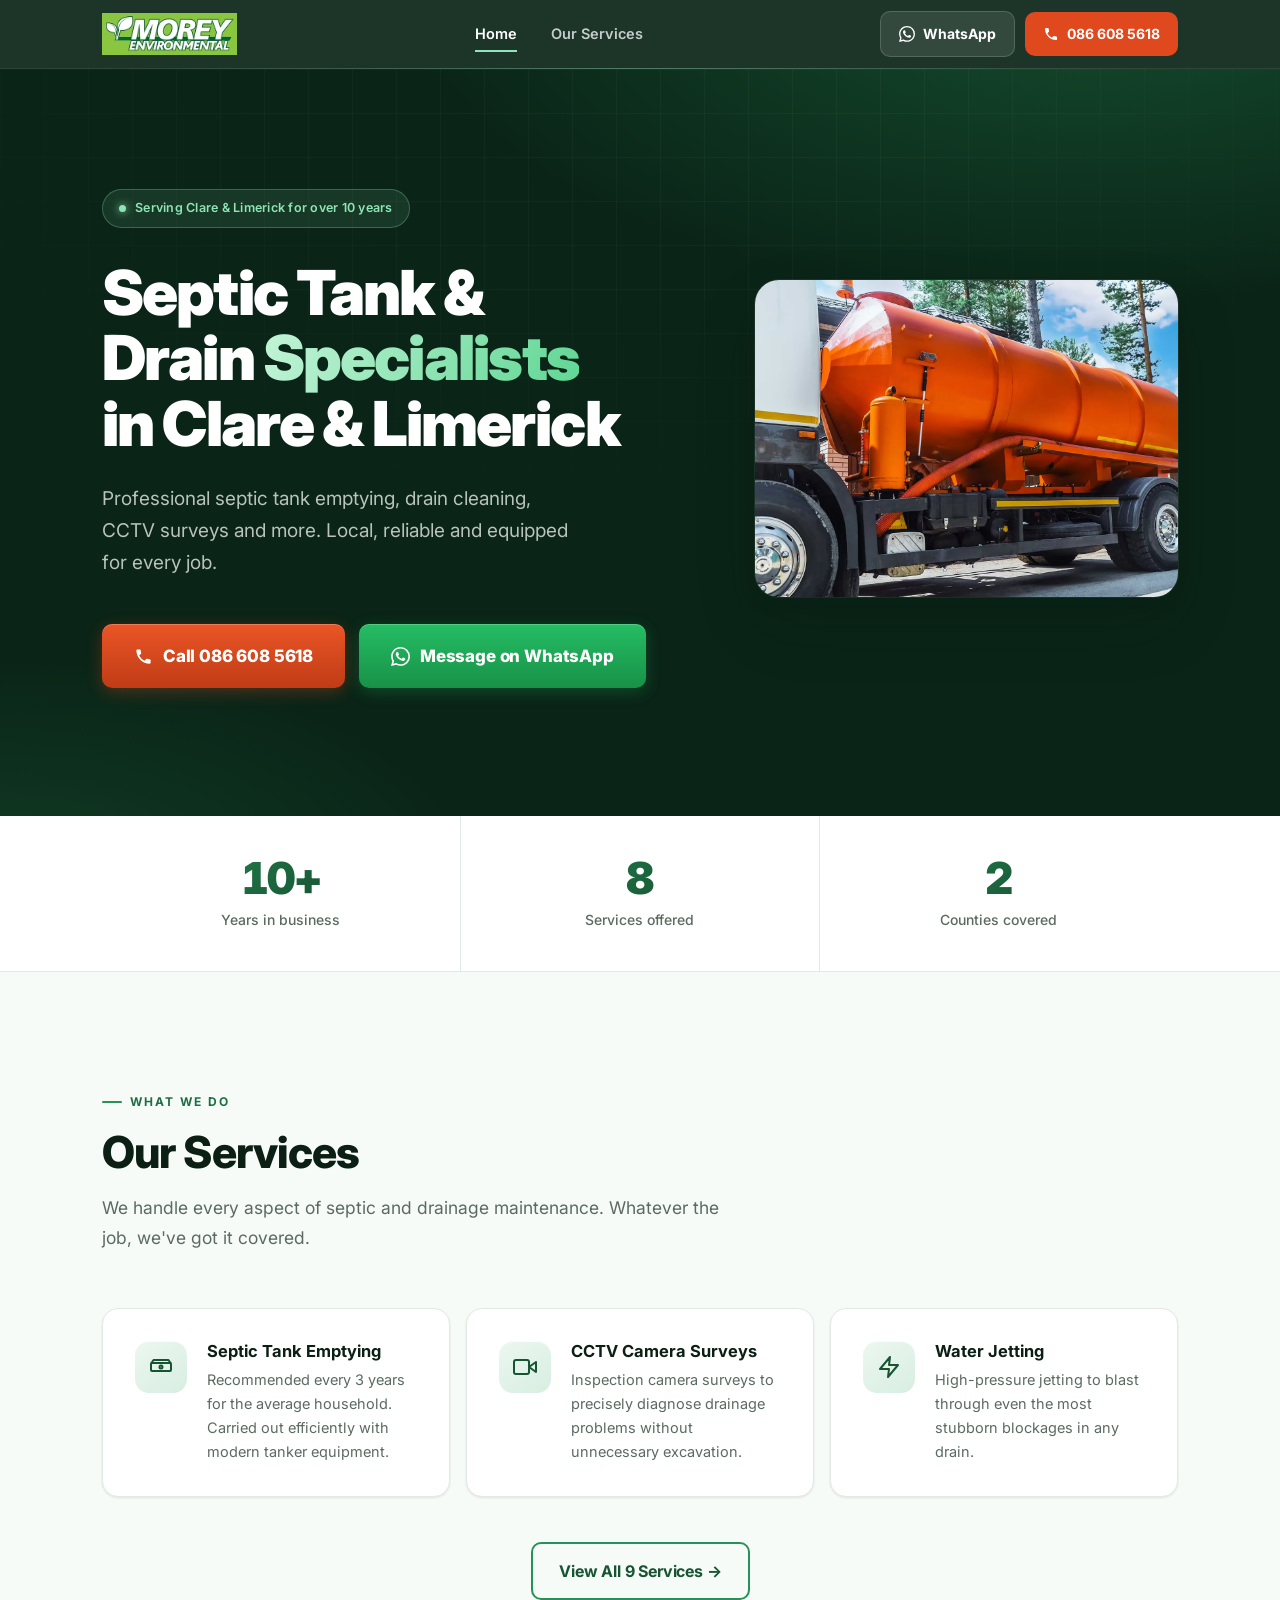
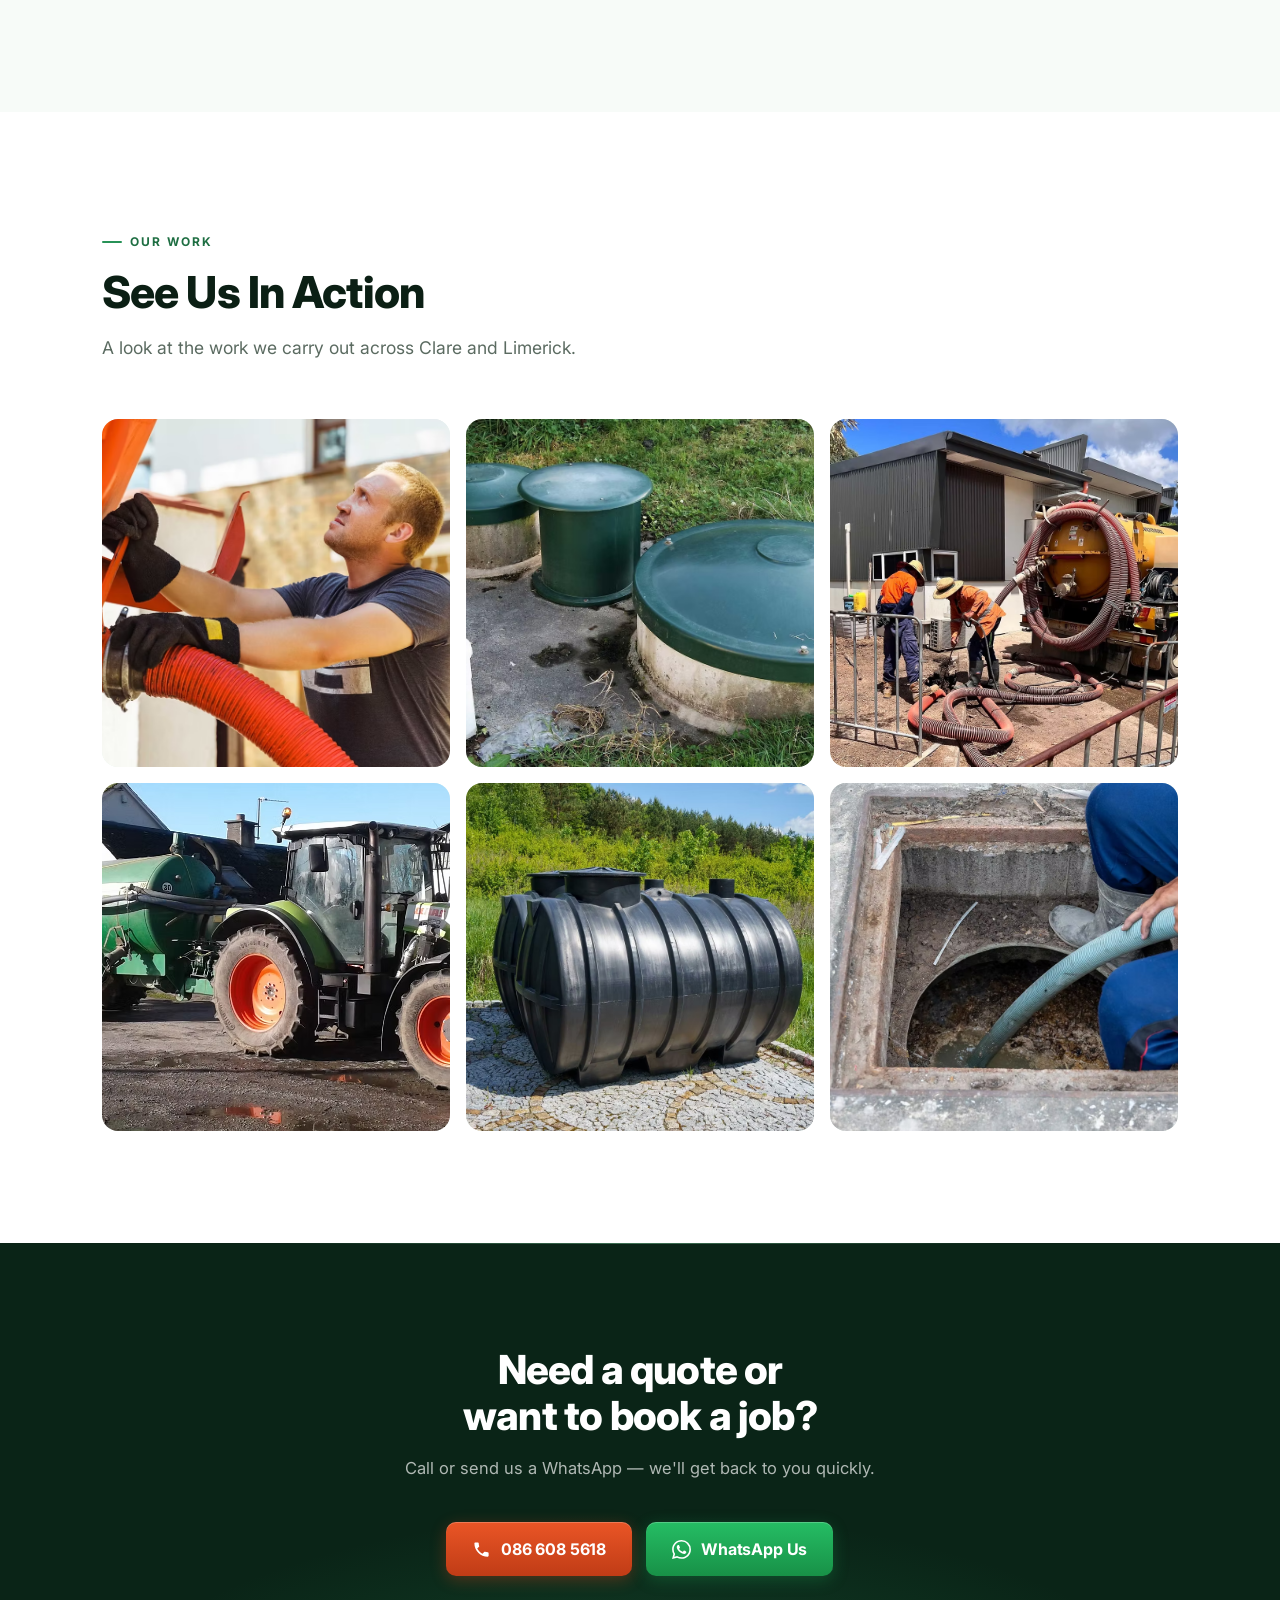
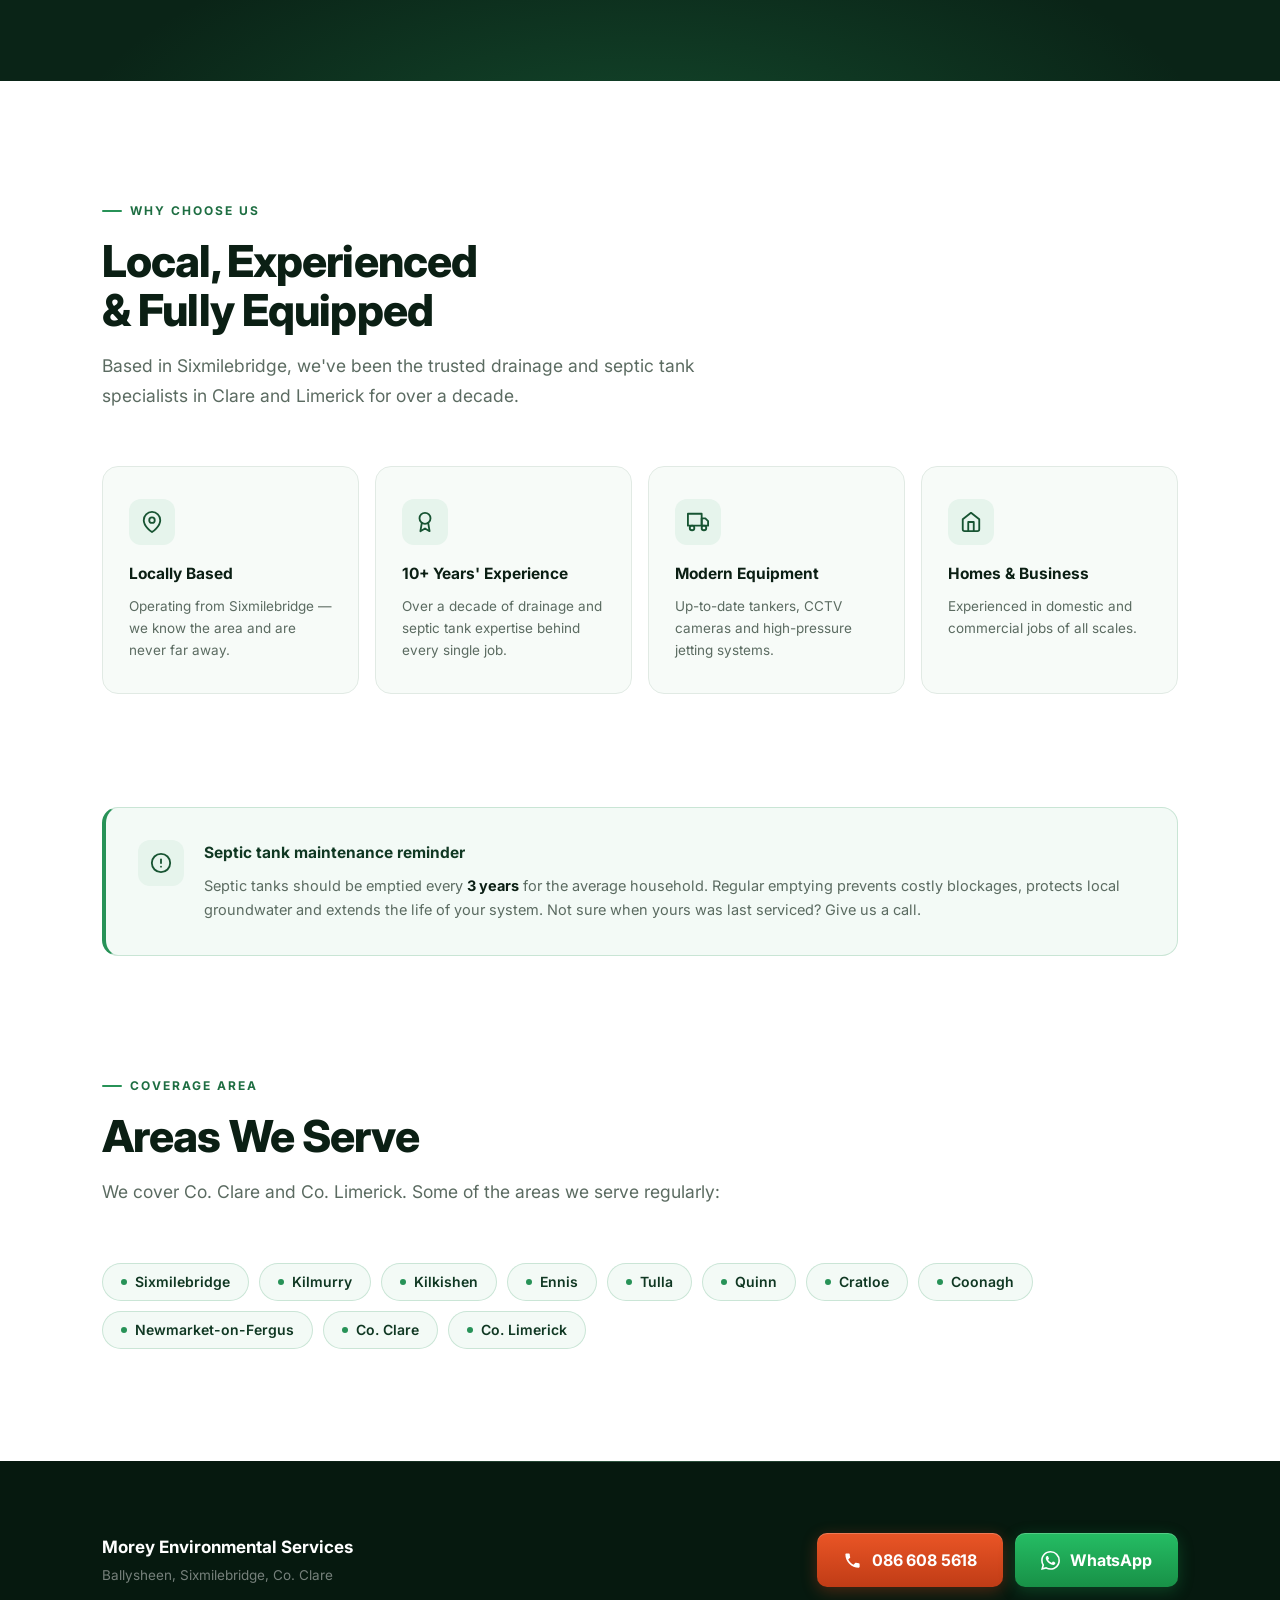
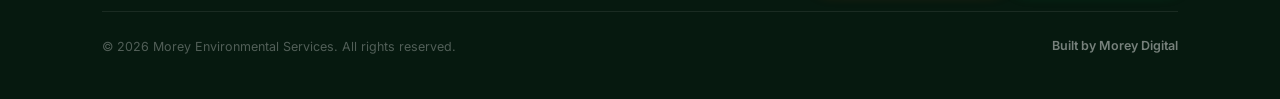
<file: index.html>
<!DOCTYPE html>
<html lang="en">
<head>
  <meta charset="UTF-8">
  <meta name="viewport" content="width=device-width, initial-scale=1.0">
  <meta name="description" content="Septic tank emptying, drain cleaning, CCTV surveys &amp; water jetting across Co. Clare &amp; Limerick — Ennis, Sixmilebridge, Newmarket-on-Fergus, Cratloe &amp; more. Local, reliable, 10+ years' experience. Call 086 608 5618.">
  <meta name="theme-color" content="#0a2417">
  <meta name="geo.region" content="IE-CE">
  <meta name="geo.placename" content="Sixmilebridge, Co. Clare, Ireland">
  <title>Septic Tank Emptying &amp; Drain Cleaning Clare &amp; Limerick | Morey Environmental Services</title>
  <link rel="canonical" href="https://moreyenvironmentalservices.ie/">
  <meta property="og:url" content="https://moreyenvironmentalservices.ie/">
  <meta property="og:image" content="https://moreyenvironmentalservices.ie/media/og-image.jpg">
  <meta property="og:image:width" content="1200">
  <meta property="og:image:height" content="630">
  <meta property="og:type" content="website">
  <meta property="og:locale" content="en_IE">
  <meta property="og:site_name" content="Morey Environmental Services">
  <meta property="og:title" content="Septic Tank Emptying &amp; Drain Cleaning Clare &amp; Limerick | Morey Environmental Services">
  <meta property="og:description" content="Septic tank emptying, drain cleaning, CCTV surveys &amp; water jetting across Co. Clare &amp; Limerick. Local, reliable, 10+ years' experience. Call 086 608 5618.">
  <meta name="twitter:card" content="summary_large_image">
  <script type="application/ld+json">
  {
    "@context": "https://schema.org",
    "@type": "LocalBusiness",
    "@id": "https://moreyenvironmentalservices.ie/#business",
    "name": "Morey Environmental Services",
    "url": "https://moreyenvironmentalservices.ie/",
    "description": "Septic tank emptying, drain cleaning, CCTV drain surveys, water jetting, excavations, grease trap emptying and oil interceptor cleaning across Co. Clare and Co. Limerick, Ireland.",
    "telephone": "+353866085618",
    "image": "https://moreyenvironmentalservices.ie/media/og-image.jpg",
    "logo": "https://moreyenvironmentalservices.ie/media/logo.avif",
    "address": {
      "@type": "PostalAddress",
      "streetAddress": "Ballysheen",
      "addressLocality": "Sixmilebridge",
      "addressRegion": "Co. Clare",
      "addressCountry": "IE"
    },
    "geo": {
      "@type": "GeoCoordinates",
      "latitude": 52.7406,
      "longitude": -8.7747
    },
    "areaServed": [
      { "@type": "AdministrativeArea", "name": "County Clare" },
      { "@type": "AdministrativeArea", "name": "County Limerick" },
      { "@type": "Place", "name": "Sixmilebridge" },
      { "@type": "Place", "name": "Ennis" },
      { "@type": "Place", "name": "Kilmurry" },
      { "@type": "Place", "name": "Kilkishen" },
      { "@type": "Place", "name": "Tulla" },
      { "@type": "Place", "name": "Quinn" },
      { "@type": "Place", "name": "Cratloe" },
      { "@type": "Place", "name": "Coonagh" },
      { "@type": "Place", "name": "Newmarket-on-Fergus" }
    ],
    "hasOfferCatalog": {
      "@type": "OfferCatalog",
      "name": "Septic Tank & Drainage Services",
      "itemListElement": [
        { "@type": "Offer", "itemOffered": { "@type": "Service", "name": "Septic Tank Emptying" } },
        { "@type": "Offer", "itemOffered": { "@type": "Service", "name": "Septic Tank Cleaning & Maintenance" } },
        { "@type": "Offer", "itemOffered": { "@type": "Service", "name": "Drain Cleaning & Blockage Clearing" } },
        { "@type": "Offer", "itemOffered": { "@type": "Service", "name": "CCTV Camera Drain Surveys" } },
        { "@type": "Offer", "itemOffered": { "@type": "Service", "name": "High-Pressure Water Jetting" } },
        { "@type": "Offer", "itemOffered": { "@type": "Service", "name": "Excavations" } },
        { "@type": "Offer", "itemOffered": { "@type": "Service", "name": "Grease Trap Emptying" } },
        { "@type": "Offer", "itemOffered": { "@type": "Service", "name": "Oil Interceptor Cleaning" } },
        { "@type": "Offer", "itemOffered": { "@type": "Service", "name": "Wastewater Treatment System & Septic Tank Installations" } }
      ]
    }
  }
  </script>
  <link rel="icon" href="media/favicon.svg" type="image/svg+xml">
  <link rel="icon" href="media/favicon-32.png" sizes="32x32" type="image/png">
  <link rel="apple-touch-icon" href="media/apple-touch-icon.png">
  <link rel="preconnect" href="https://fonts.googleapis.com">
  <link rel="preconnect" href="https://fonts.gstatic.com" crossorigin>
  <link href="https://fonts.googleapis.com/css2?family=Inter:wght@400;500;600;700;800;900&display=swap" rel="stylesheet">
  <link rel="stylesheet" href="styles.css">
  <script src="main.js" defer></script>
</head>
<body>

<!-- Shared SVG icons -->
<svg width="0" height="0" style="position:absolute" aria-hidden="true">
  <defs>
    <symbol id="icon-phone" viewBox="0 0 24 24"><path d="M6.6 10.8c1.4 2.8 3.8 5.1 6.6 6.6l2.2-2.2c.27-.27.67-.36 1.02-.22 1.12.41 2.33.63 3.58.63.55 0 1 .45 1 1V20c0 .55-.45 1-1 1C10.56 21 3 13.44 3 4c0-.55.45-1 1-1h3.5c.55 0 1 .45 1 1 0 1.26.2 2.47.57 3.61.11.33.03.7-.2.97L6.6 10.8z"/></symbol>
    <symbol id="icon-wa" viewBox="0 0 24 24"><path d="M17.472 14.382c-.297-.149-1.758-.867-2.03-.967-.273-.099-.471-.148-.67.15-.197.297-.767.966-.94 1.164-.173.199-.347.223-.644.075-.297-.15-1.255-.463-2.39-1.475-.883-.788-1.48-1.761-1.653-2.059-.173-.297-.018-.458.13-.606.134-.133.298-.347.446-.52.149-.174.198-.298.298-.497.099-.198.05-.371-.025-.52-.075-.149-.669-1.612-.916-2.207-.242-.579-.487-.5-.669-.51-.173-.008-.371-.01-.57-.01-.198 0-.52.074-.792.372-.272.297-1.04 1.016-1.04 2.479 0 1.462 1.065 2.875 1.213 3.074.149.198 2.096 3.2 5.077 4.487.709.306 1.262.489 1.694.625.712.227 1.36.195 1.871.118.571-.085 1.758-.719 2.006-1.413.248-.694.248-1.289.173-1.413-.074-.124-.272-.198-.57-.347m-5.421 7.403h-.004a9.87 9.87 0 01-5.031-1.378l-.361-.214-3.741.982.998-3.648-.235-.374a9.86 9.86 0 01-1.51-5.26c.001-5.45 4.436-9.884 9.888-9.884 2.64 0 5.122 1.03 6.988 2.898a9.825 9.825 0 012.893 6.994c-.003 5.45-4.437 9.884-9.885 9.884m8.413-18.297A11.815 11.815 0 0012.05 0C5.495 0 .16 5.335.157 11.892c0 2.096.547 4.142 1.588 5.945L.057 24l6.305-1.654a11.882 11.882 0 005.683 1.448h.005c6.554 0 11.89-5.335 11.893-11.893a11.821 11.821 0 00-3.48-8.413z"/></symbol>
  </defs>
</svg>

<!-- HEADER -->
<header class="site-header">
  <div class="header-inner">
    <a href="index.html" class="logo" aria-label="Morey Environmental Services — home">
      <img src="media/logo.avif" alt="Morey Environmental Services" width="348" height="108">
    </a>
    <nav class="header-nav" aria-label="Main">
      <a href="index.html" aria-current="page">Home</a>
      <a href="services.html">Our Services</a>
    </nav>
    <div class="header-actions">
      <a class="btn-header btn-header-wa" href="https://wa.me/353866085618">
        <svg aria-hidden="true"><use href="#icon-wa"/></svg>
        WhatsApp
      </a>
      <a class="btn-header btn-header-call" href="tel:0866085618">
        <svg aria-hidden="true"><use href="#icon-phone"/></svg>
        086 608 5618
      </a>
    </div>
  </div>
</header>

<main>

<!-- HERO -->
<section class="hero">
  <div class="container hero-inner">
    <div class="hero-content">
      <div class="hero-badge hero-enter" style="--i:0">
        <span class="hero-badge-dot"></span>
        Serving Clare &amp; Limerick for over 10 years
      </div>
      <h1 class="hero-enter" style="--i:1">Septic Tank &amp; Drain <span class="accent">Specialists</span> in Clare &amp;&nbsp;Limerick</h1>
      <p class="hero-sub hero-enter" style="--i:2">Professional septic tank emptying, drain cleaning, CCTV surveys and more. Local, reliable and equipped for every job.</p>
      <div class="hero-ctas hero-enter" style="--i:3">
        <a class="btn btn-call btn-lg" href="tel:0866085618">
          <svg aria-hidden="true"><use href="#icon-phone"/></svg>
          Call 086 608 5618
        </a>
        <a class="btn btn-wa btn-lg" href="https://wa.me/353866085618">
          <svg aria-hidden="true"><use href="#icon-wa"/></svg>
          Message on WhatsApp
        </a>
      </div>
    </div>
    <div class="hero-media hero-enter" style="--i:2" role="img" aria-label="Morey Environmental Services tanker at work"></div>
  </div>
</section>

<!-- STATS -->
<div class="stats">
  <div class="stats-inner">
    <div class="stat reveal" style="--i:0">
      <div class="stat-value"><span data-count="10">10</span>+</div>
      <div class="stat-label">Years in business</div>
    </div>
    <div class="stat reveal" style="--i:1">
      <div class="stat-value"><span data-count="8">8</span></div>
      <div class="stat-label">Services offered</div>
    </div>
    <div class="stat reveal" style="--i:2">
      <div class="stat-value"><span data-count="2">2</span></div>
      <div class="stat-label">Counties covered</div>
    </div>
  </div>
</div>

<!-- SERVICES PREVIEW -->
<section class="section services-section">
  <div class="container">
    <div class="section-header reveal">
      <p class="eyebrow">What we do</p>
      <h2 class="section-title">Our Services</h2>
      <p class="section-desc">We handle every aspect of septic and drainage maintenance. Whatever the job, we've got it covered.</p>
    </div>

    <div class="services-grid">
      <div class="service-card reveal" style="--i:0">
        <div class="service-icon">
          <svg viewBox="0 0 24 24" aria-hidden="true"><path d="M21 8H3a1 1 0 00-1 1v6a1 1 0 001 1h18a1 1 0 001-1V9a1 1 0 00-1-1z"/><circle cx="12" cy="12" r="1.5"/><path d="M2.5 8l2-3h15l2 3"/></svg>
        </div>
        <div>
          <h3>Septic Tank Emptying</h3>
          <p>Recommended every 3 years for the average household. Carried out efficiently with modern tanker equipment.</p>
        </div>
      </div>

      <div class="service-card reveal" style="--i:1">
        <div class="service-icon">
          <svg viewBox="0 0 24 24" aria-hidden="true"><path d="M23 7l-7 5 7 5V7z"/><rect x="1" y="5" width="15" height="14" rx="2"/></svg>
        </div>
        <div>
          <h3>CCTV Camera Surveys</h3>
          <p>Inspection camera surveys to precisely diagnose drainage problems without unnecessary excavation.</p>
        </div>
      </div>

      <div class="service-card reveal" style="--i:2">
        <div class="service-icon">
          <svg viewBox="0 0 24 24" aria-hidden="true"><polygon points="13 2 3 14 12 14 11 22 21 10 12 10 13 2"/></svg>
        </div>
        <div>
          <h3>Water Jetting</h3>
          <p>High-pressure jetting to blast through even the most stubborn blockages in any drain.</p>
        </div>
      </div>
    </div>

    <div class="view-all-wrap reveal">
      <a href="services.html" class="btn btn-outline">View All 9 Services &rarr;</a>
    </div>
  </div>
</section>

<!-- GALLERY -->
<section class="section">
  <div class="container">
    <div class="section-header reveal">
      <p class="eyebrow">Our work</p>
      <h2 class="section-title">See Us In Action</h2>
      <p class="section-desc">A look at the work we carry out across Clare and Limerick.</p>
    </div>

    <div class="gallery-grid">
      <div class="gallery-item reveal" style="--i:0"><img src="media/image5.avif" alt="Drainage work in Co. Clare" width="1076" height="736" loading="lazy" decoding="async"></div>
      <div class="gallery-item reveal" style="--i:1"><img src="media/image6.avif" alt="Septic tank emptying service in Clare" width="1076" height="798" loading="lazy" decoding="async"></div>
      <div class="gallery-item reveal" style="--i:2"><img src="media/image7.avif" alt="Drain cleaning in Limerick" width="1290" height="884" loading="lazy" decoding="async"></div>
      <div class="gallery-item reveal" style="--i:3"><img src="media/image8.avif" alt="CCTV drain survey in Co. Clare" width="1290" height="678" loading="lazy" decoding="async"></div>
      <div class="gallery-item reveal" style="--i:4"><img src="media/image9.avif" alt="High-pressure water jetting, Co. Clare" width="1290" height="900" loading="lazy" decoding="async"></div>
      <div class="gallery-item reveal" style="--i:5"><img src="media/image11.avif" alt="Excavation work in Clare and Limerick" width="1290" height="884" loading="lazy" decoding="async"></div>
    </div>
  </div>
</section>

<!-- CTA BAND -->
<section class="cta-band">
  <div class="cta-band-inner">
    <h2 class="reveal">Need a quote or want to book a job?</h2>
    <p class="reveal" style="--i:1">Call or send us a WhatsApp — we'll get back to you quickly.</p>
    <div class="cta-buttons reveal" style="--i:2">
      <a class="btn btn-call" href="tel:0866085618">
        <svg aria-hidden="true"><use href="#icon-phone"/></svg>
        086 608 5618
      </a>
      <a class="btn btn-wa" href="https://wa.me/353866085618">
        <svg aria-hidden="true"><use href="#icon-wa"/></svg>
        WhatsApp Us
      </a>
    </div>
  </div>
</section>

<!-- WHY US -->
<section class="section">
  <div class="container">
    <div class="section-header reveal">
      <p class="eyebrow">Why choose us</p>
      <h2 class="section-title">Local, Experienced &amp; Fully Equipped</h2>
      <p class="section-desc">Based in Sixmilebridge, we've been the trusted drainage and septic tank specialists in Clare and Limerick for over a decade.</p>
    </div>

    <div class="pillars-grid">
      <div class="pillar reveal" style="--i:0">
        <div class="pillar-icon">
          <svg viewBox="0 0 24 24" aria-hidden="true"><path d="M21 10c0 7-9 13-9 13s-9-6-9-13a9 9 0 0118 0z"/><circle cx="12" cy="10" r="3"/></svg>
        </div>
        <h3>Locally Based</h3>
        <p>Operating from Sixmilebridge — we know the area and are never far away.</p>
      </div>

      <div class="pillar reveal" style="--i:1">
        <div class="pillar-icon">
          <svg viewBox="0 0 24 24" aria-hidden="true"><circle cx="12" cy="8" r="6"/><path d="M15.477 12.89L17 22l-5-3-5 3 1.523-9.11"/></svg>
        </div>
        <h3>10+ Years' Experience</h3>
        <p>Over a decade of drainage and septic tank expertise behind every single job.</p>
      </div>

      <div class="pillar reveal" style="--i:2">
        <div class="pillar-icon">
          <svg viewBox="0 0 24 24" aria-hidden="true"><rect x="1" y="3" width="15" height="13"/><polygon points="16 8 20 8 23 11 23 16 16 16 16 8"/><circle cx="5.5" cy="18.5" r="2.5"/><circle cx="18.5" cy="18.5" r="2.5"/></svg>
        </div>
        <h3>Modern Equipment</h3>
        <p>Up-to-date tankers, CCTV cameras and high-pressure jetting systems.</p>
      </div>

      <div class="pillar reveal" style="--i:3">
        <div class="pillar-icon">
          <svg viewBox="0 0 24 24" aria-hidden="true"><path d="M3 9l9-7 9 7v11a2 2 0 01-2 2H5a2 2 0 01-2-2z"/><polyline points="9 22 9 12 15 12 15 22"/></svg>
        </div>
        <h3>Homes &amp; Business</h3>
        <p>Experienced in domestic and commercial jobs of all scales.</p>
      </div>
    </div>
  </div>
</section>

<!-- MAINTENANCE TIP -->
<section class="tip-section">
  <div class="container">
    <div class="tip-card reveal">
      <div class="tip-icon">
        <svg viewBox="0 0 24 24" aria-hidden="true"><circle cx="12" cy="12" r="10"/><line x1="12" y1="8" x2="12" y2="12"/><line x1="12" y1="16" x2="12.01" y2="16"/></svg>
      </div>
      <div>
        <h3>Septic tank maintenance reminder</h3>
        <p>Septic tanks should be emptied every <strong>3 years</strong> for the average household. Regular emptying prevents costly blockages, protects local groundwater and extends the life of your system. Not sure when yours was last serviced? Give us a call.</p>
      </div>
    </div>
  </div>
</section>

<!-- AREAS -->
<section class="section areas-section">
  <div class="container">
    <div class="section-header reveal">
      <p class="eyebrow">Coverage area</p>
      <h2 class="section-title">Areas We Serve</h2>
      <p class="section-desc">We cover Co. Clare and Co. Limerick. Some of the areas we serve regularly:</p>
    </div>
    <div class="areas-chips">
      <span class="chip reveal" style="--i:0">Sixmilebridge</span>
      <span class="chip reveal" style="--i:1">Kilmurry</span>
      <span class="chip reveal" style="--i:2">Kilkishen</span>
      <span class="chip reveal" style="--i:3">Ennis</span>
      <span class="chip reveal" style="--i:4">Tulla</span>
      <span class="chip reveal" style="--i:5">Quinn</span>
      <span class="chip reveal" style="--i:6">Cratloe</span>
      <span class="chip reveal" style="--i:7">Coonagh</span>
      <span class="chip reveal" style="--i:8">Newmarket-on-Fergus</span>
      <span class="chip reveal" style="--i:9">Co. Clare</span>
      <span class="chip reveal" style="--i:10">Co. Limerick</span>
    </div>
  </div>
</section>

</main>

<!-- FOOTER -->
<footer class="site-footer">
  <div class="container">
    <div class="footer-top">
      <div>
        <div class="footer-name">Morey Environmental Services</div>
        <div class="footer-loc">Ballysheen, Sixmilebridge, Co. Clare</div>
      </div>
      <div class="footer-contact">
        <a class="btn btn-call" href="tel:0866085618">
          <svg aria-hidden="true"><use href="#icon-phone"/></svg>
          086 608 5618
        </a>
        <a class="btn btn-wa" href="https://wa.me/353866085618">
          <svg aria-hidden="true"><use href="#icon-wa"/></svg>
          WhatsApp
        </a>
      </div>
    </div>
    <div class="footer-bottom">
      <span>&copy; 2026 Morey Environmental Services. All rights reserved.</span>
      <a class="footer-credit" href="https://moreydigital.ie" rel="noopener">Built by Morey Digital</a>
    </div>
  </div>
</footer>

<!-- STICKY BAR (mobile only) -->
<div class="sticky-bar">
  <a class="sticky-call" href="tel:0866085618">
    <svg aria-hidden="true"><use href="#icon-phone"/></svg>
    Call Now
  </a>
  <a class="sticky-wa" href="https://wa.me/353866085618">
    <svg aria-hidden="true"><use href="#icon-wa"/></svg>
    WhatsApp
  </a>
</div>

</body>
</html>
</file>
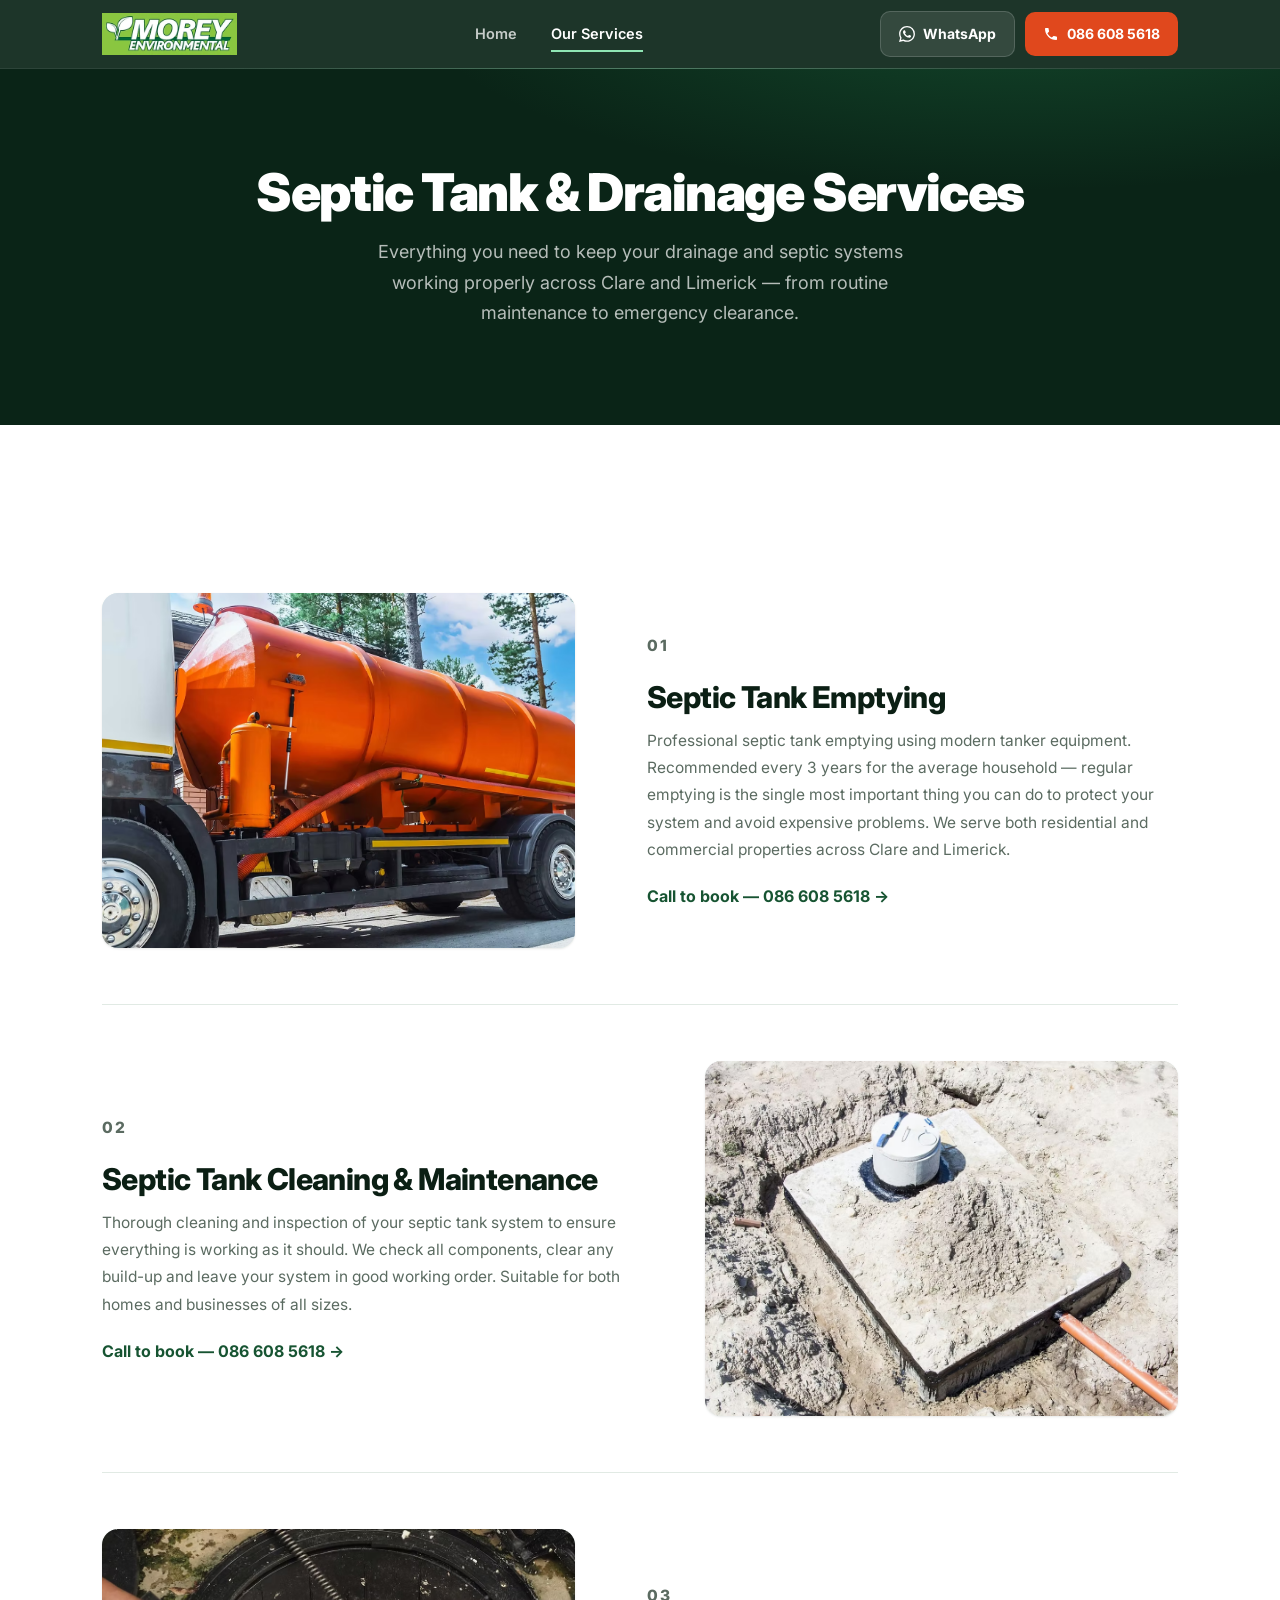
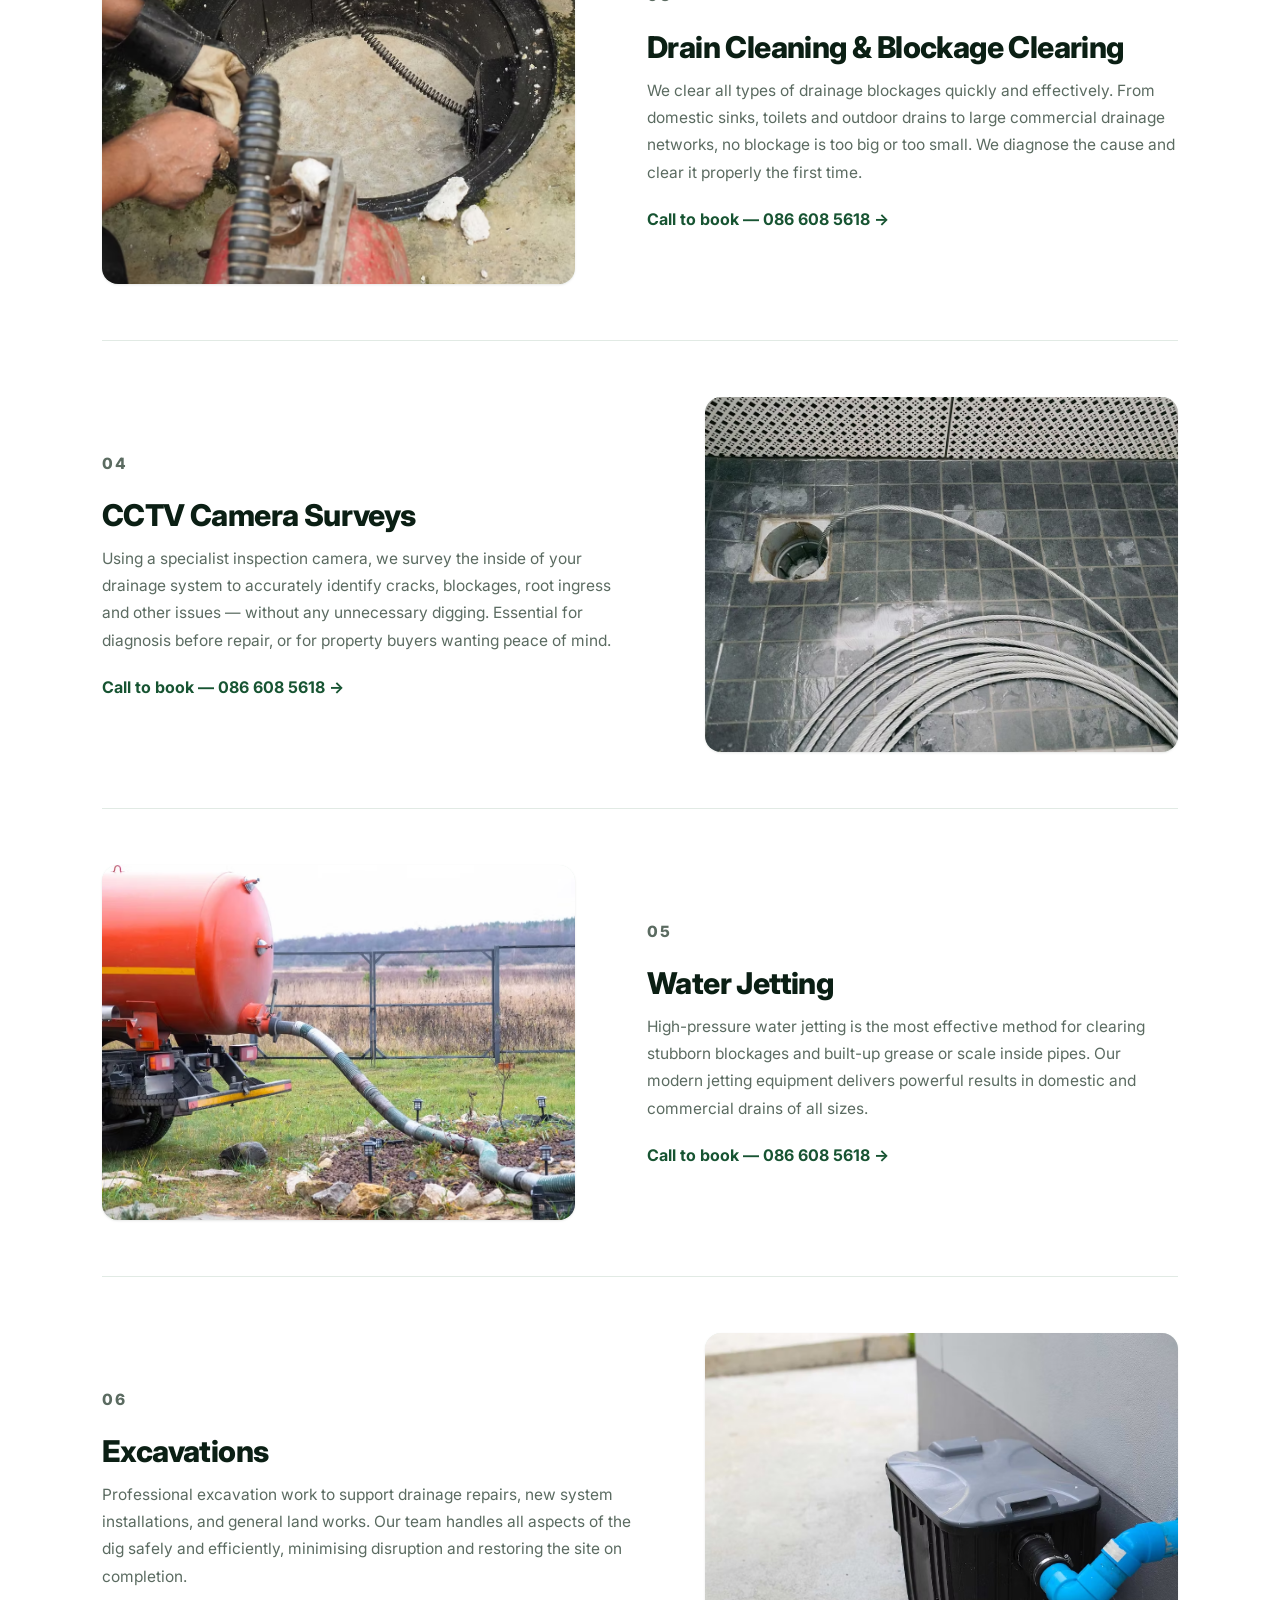
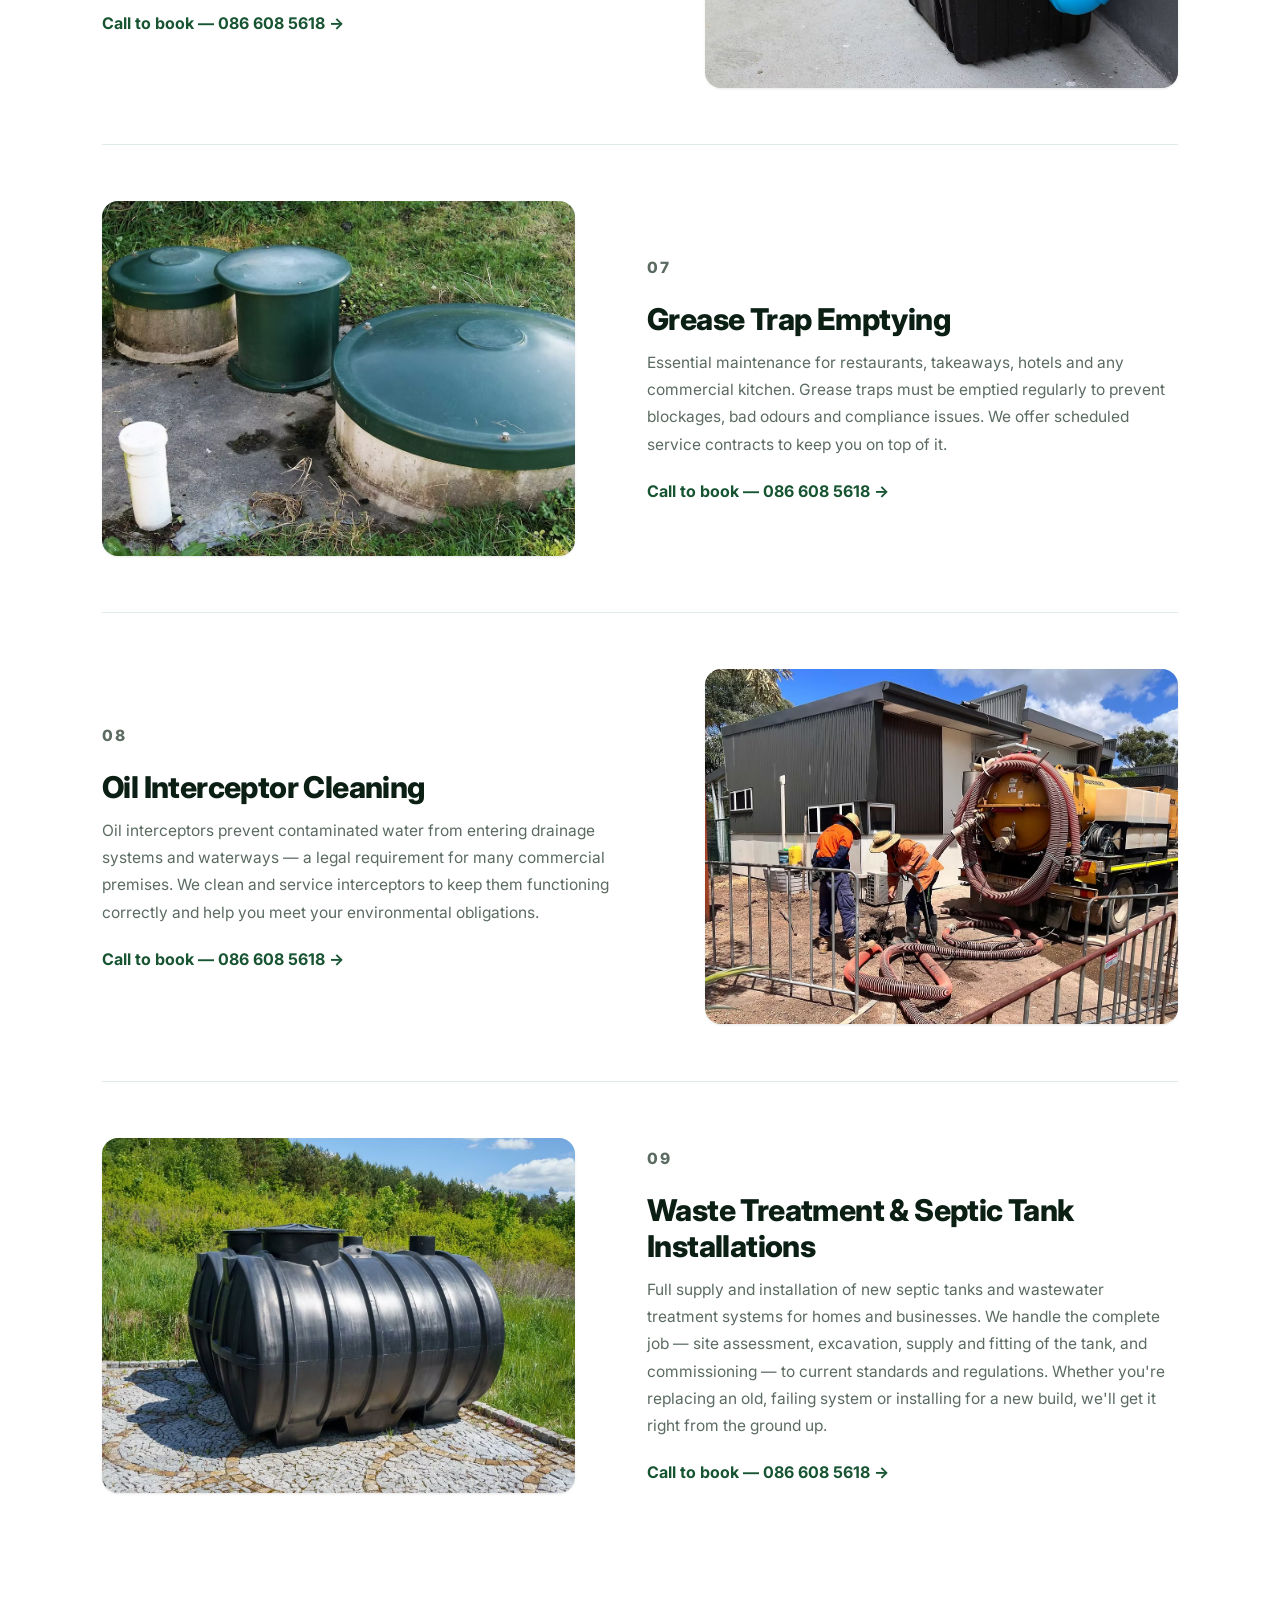
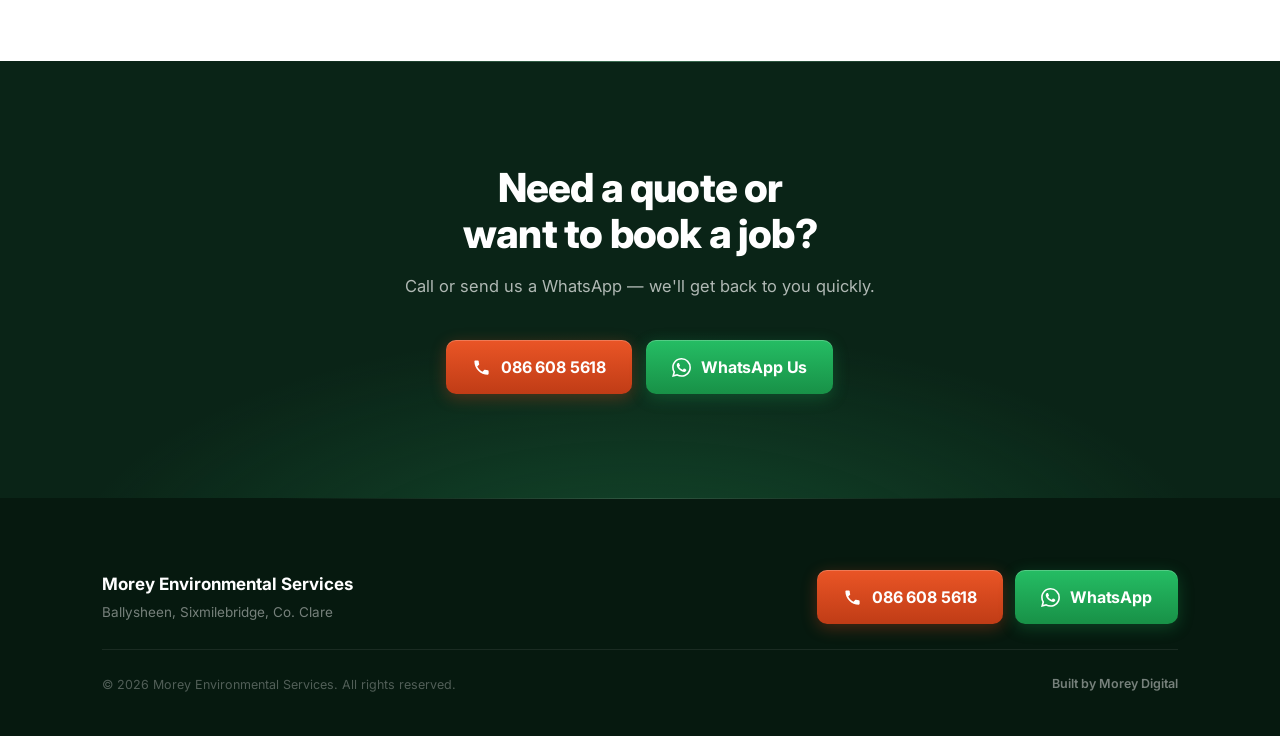
<file: services.html>
<!DOCTYPE html>
<html lang="en">
<head>
  <meta charset="UTF-8">
  <meta name="viewport" content="width=device-width, initial-scale=1.0">
  <meta name="description" content="All 9 septic tank &amp; drainage services in Co. Clare &amp; Limerick: tank emptying &amp; cleaning, drain unblocking, CCTV surveys, water jetting, excavations, grease traps, oil interceptors &amp; new tank installations. Call 086 608 5618.">
  <meta name="theme-color" content="#0a2417">
  <meta name="geo.region" content="IE-CE">
  <meta name="geo.placename" content="Sixmilebridge, Co. Clare, Ireland">
  <title>Septic Tank &amp; Drainage Services Clare &amp; Limerick | Morey Environmental Services</title>
  <link rel="canonical" href="https://moreyenvironmentalservices.ie/services.html">
  <meta property="og:url" content="https://moreyenvironmentalservices.ie/services.html">
  <meta property="og:image" content="https://moreyenvironmentalservices.ie/media/og-image.jpg">
  <meta property="og:image:width" content="1200">
  <meta property="og:image:height" content="630">
  <meta property="og:type" content="website">
  <meta property="og:locale" content="en_IE">
  <meta property="og:site_name" content="Morey Environmental Services">
  <meta property="og:title" content="Septic Tank &amp; Drainage Services Clare &amp; Limerick | Morey Environmental Services">
  <meta property="og:description" content="All 9 septic tank &amp; drainage services in Co. Clare &amp; Limerick — emptying, drain unblocking, CCTV surveys, water jetting, new tank installations and more. Call 086 608 5618.">
  <meta name="twitter:card" content="summary_large_image">
  <script type="application/ld+json">
  {
    "@context": "https://schema.org",
    "@type": "ItemList",
    "name": "Septic Tank & Drainage Services in Clare & Limerick",
    "itemListElement": [
      { "@type": "ListItem", "position": 1, "item": { "@type": "Service", "name": "Septic Tank Emptying", "provider": { "@id": "https://moreyenvironmentalservices.ie/#business" }, "areaServed": ["County Clare", "County Limerick"] } },
      { "@type": "ListItem", "position": 2, "item": { "@type": "Service", "name": "Septic Tank Cleaning & Maintenance", "provider": { "@id": "https://moreyenvironmentalservices.ie/#business" }, "areaServed": ["County Clare", "County Limerick"] } },
      { "@type": "ListItem", "position": 3, "item": { "@type": "Service", "name": "Drain Cleaning & Blockage Clearing", "provider": { "@id": "https://moreyenvironmentalservices.ie/#business" }, "areaServed": ["County Clare", "County Limerick"] } },
      { "@type": "ListItem", "position": 4, "item": { "@type": "Service", "name": "CCTV Camera Drain Surveys", "provider": { "@id": "https://moreyenvironmentalservices.ie/#business" }, "areaServed": ["County Clare", "County Limerick"] } },
      { "@type": "ListItem", "position": 5, "item": { "@type": "Service", "name": "High-Pressure Water Jetting", "provider": { "@id": "https://moreyenvironmentalservices.ie/#business" }, "areaServed": ["County Clare", "County Limerick"] } },
      { "@type": "ListItem", "position": 6, "item": { "@type": "Service", "name": "Excavations", "provider": { "@id": "https://moreyenvironmentalservices.ie/#business" }, "areaServed": ["County Clare", "County Limerick"] } },
      { "@type": "ListItem", "position": 7, "item": { "@type": "Service", "name": "Grease Trap Emptying", "provider": { "@id": "https://moreyenvironmentalservices.ie/#business" }, "areaServed": ["County Clare", "County Limerick"] } },
      { "@type": "ListItem", "position": 8, "item": { "@type": "Service", "name": "Oil Interceptor Cleaning", "provider": { "@id": "https://moreyenvironmentalservices.ie/#business" }, "areaServed": ["County Clare", "County Limerick"] } },
      { "@type": "ListItem", "position": 9, "item": { "@type": "Service", "name": "Wastewater Treatment System & Septic Tank Installations", "provider": { "@id": "https://moreyenvironmentalservices.ie/#business" }, "areaServed": ["County Clare", "County Limerick"] } }
    ]
  }
  </script>
  <link rel="icon" href="media/favicon.svg" type="image/svg+xml">
  <link rel="icon" href="media/favicon-32.png" sizes="32x32" type="image/png">
  <link rel="apple-touch-icon" href="media/apple-touch-icon.png">
  <link rel="preconnect" href="https://fonts.googleapis.com">
  <link rel="preconnect" href="https://fonts.gstatic.com" crossorigin>
  <link href="https://fonts.googleapis.com/css2?family=Inter:wght@400;500;600;700;800;900&display=swap" rel="stylesheet">
  <link rel="stylesheet" href="styles.css">
  <script src="main.js" defer></script>
</head>
<body>

<!-- Shared SVG icons -->
<svg width="0" height="0" style="position:absolute" aria-hidden="true">
  <defs>
    <symbol id="icon-phone" viewBox="0 0 24 24"><path d="M6.6 10.8c1.4 2.8 3.8 5.1 6.6 6.6l2.2-2.2c.27-.27.67-.36 1.02-.22 1.12.41 2.33.63 3.58.63.55 0 1 .45 1 1V20c0 .55-.45 1-1 1C10.56 21 3 13.44 3 4c0-.55.45-1 1-1h3.5c.55 0 1 .45 1 1 0 1.26.2 2.47.57 3.61.11.33.03.7-.2.97L6.6 10.8z"/></symbol>
    <symbol id="icon-wa" viewBox="0 0 24 24"><path d="M17.472 14.382c-.297-.149-1.758-.867-2.03-.967-.273-.099-.471-.148-.67.15-.197.297-.767.966-.94 1.164-.173.199-.347.223-.644.075-.297-.15-1.255-.463-2.39-1.475-.883-.788-1.48-1.761-1.653-2.059-.173-.297-.018-.458.13-.606.134-.133.298-.347.446-.52.149-.174.198-.298.298-.497.099-.198.05-.371-.025-.52-.075-.149-.669-1.612-.916-2.207-.242-.579-.487-.5-.669-.51-.173-.008-.371-.01-.57-.01-.198 0-.52.074-.792.372-.272.297-1.04 1.016-1.04 2.479 0 1.462 1.065 2.875 1.213 3.074.149.198 2.096 3.2 5.077 4.487.709.306 1.262.489 1.694.625.712.227 1.36.195 1.871.118.571-.085 1.758-.719 2.006-1.413.248-.694.248-1.289.173-1.413-.074-.124-.272-.198-.57-.347m-5.421 7.403h-.004a9.87 9.87 0 01-5.031-1.378l-.361-.214-3.741.982.998-3.648-.235-.374a9.86 9.86 0 01-1.51-5.26c.001-5.45 4.436-9.884 9.888-9.884 2.64 0 5.122 1.03 6.988 2.898a9.825 9.825 0 012.893 6.994c-.003 5.45-4.437 9.884-9.885 9.884m8.413-18.297A11.815 11.815 0 0012.05 0C5.495 0 .16 5.335.157 11.892c0 2.096.547 4.142 1.588 5.945L.057 24l6.305-1.654a11.882 11.882 0 005.683 1.448h.005c6.554 0 11.89-5.335 11.893-11.893a11.821 11.821 0 00-3.48-8.413z"/></symbol>
  </defs>
</svg>

<!-- HEADER -->
<header class="site-header">
  <div class="header-inner">
    <a href="index.html" class="logo" aria-label="Morey Environmental Services — home">
      <img src="media/logo.avif" alt="Morey Environmental Services" width="348" height="108">
    </a>
    <nav class="header-nav" aria-label="Main">
      <a href="index.html">Home</a>
      <a href="services.html" aria-current="page">Our Services</a>
    </nav>
    <div class="header-actions">
      <a class="btn-header btn-header-wa" href="https://wa.me/353866085618">
        <svg aria-hidden="true"><use href="#icon-wa"/></svg>
        WhatsApp
      </a>
      <a class="btn-header btn-header-call" href="tel:0866085618">
        <svg aria-hidden="true"><use href="#icon-phone"/></svg>
        086 608 5618
      </a>
    </div>
  </div>
</header>

<main>

<!-- PAGE HERO -->
<section class="page-hero">
  <div class="container">
    <h1 class="hero-enter" style="--i:0">Septic Tank &amp; Drainage Services</h1>
    <p class="hero-enter" style="--i:1">Everything you need to keep your drainage and septic systems working properly across Clare and Limerick — from routine maintenance to emergency clearance.</p>
  </div>
</section>

<!-- SERVICES -->
<div class="container service-rows">

  <article class="service-row">
    <div class="service-row-inner">
      <div class="service-row-media reveal">
        <img src="media/image1.avif" alt="Septic tank emptying in Co. Clare" width="1290" height="1112" fetchpriority="high" decoding="async">
      </div>
      <div class="service-row-content reveal" style="--i:1">
        <p class="service-row-num">01</p>
        <h2>Septic Tank Emptying</h2>
        <p>Professional septic tank emptying using modern tanker equipment. Recommended every 3 years for the average household — regular emptying is the single most important thing you can do to protect your system and avoid expensive problems. We serve both residential and commercial properties across Clare and Limerick.</p>
        <a href="tel:0866085618" class="link-underline">Call to book &mdash; 086 608 5618 &rarr;</a>
      </div>
    </div>
  </article>

  <article class="service-row">
    <div class="service-row-inner">
      <div class="service-row-media reveal">
        <img src="media/inmage2.avif" alt="Septic tank cleaning and maintenance in Clare and Limerick" width="1076" height="798" loading="lazy" decoding="async">
      </div>
      <div class="service-row-content reveal" style="--i:1">
        <p class="service-row-num">02</p>
        <h2>Septic Tank Cleaning &amp; Maintenance</h2>
        <p>Thorough cleaning and inspection of your septic tank system to ensure everything is working as it should. We check all components, clear any build-up and leave your system in good working order. Suitable for both homes and businesses of all sizes.</p>
        <a href="tel:0866085618" class="link-underline">Call to book &mdash; 086 608 5618 &rarr;</a>
      </div>
    </div>
  </article>

  <article class="service-row">
    <div class="service-row-inner">
      <div class="service-row-media reveal">
        <img src="media/image3.avif" alt="Drain cleaning and blockage clearing in Clare and Limerick" width="1076" height="736" loading="lazy" decoding="async">
      </div>
      <div class="service-row-content reveal" style="--i:1">
        <p class="service-row-num">03</p>
        <h2>Drain Cleaning &amp; Blockage Clearing</h2>
        <p>We clear all types of drainage blockages quickly and effectively. From domestic sinks, toilets and outdoor drains to large commercial drainage networks, no blockage is too big or too small. We diagnose the cause and clear it properly the first time.</p>
        <a href="tel:0866085618" class="link-underline">Call to book &mdash; 086 608 5618 &rarr;</a>
      </div>
    </div>
  </article>

  <article class="service-row">
    <div class="service-row-inner">
      <div class="service-row-media reveal">
        <img src="media/image4.avif" alt="CCTV camera drain survey in Co. Clare" width="1076" height="798" loading="lazy" decoding="async">
      </div>
      <div class="service-row-content reveal" style="--i:1">
        <p class="service-row-num">04</p>
        <h2>CCTV Camera Surveys</h2>
        <p>Using a specialist inspection camera, we survey the inside of your drainage system to accurately identify cracks, blockages, root ingress and other issues — without any unnecessary digging. Essential for diagnosis before repair, or for property buyers wanting peace of mind.</p>
        <a href="tel:0866085618" class="link-underline">Call to book &mdash; 086 608 5618 &rarr;</a>
      </div>
    </div>
  </article>

  <article class="service-row">
    <div class="service-row-inner">
      <div class="service-row-media reveal">
        <img src="media/image12.avif" alt="High-pressure water jetting in Clare and Limerick" width="1290" height="824" loading="lazy" decoding="async">
      </div>
      <div class="service-row-content reveal" style="--i:1">
        <p class="service-row-num">05</p>
        <h2>Water Jetting</h2>
        <p>High-pressure water jetting is the most effective method for clearing stubborn blockages and built-up grease or scale inside pipes. Our modern jetting equipment delivers powerful results in domestic and commercial drains of all sizes.</p>
        <a href="tel:0866085618" class="link-underline">Call to book &mdash; 086 608 5618 &rarr;</a>
      </div>
    </div>
  </article>

  <article class="service-row">
    <div class="service-row-inner">
      <div class="service-row-media reveal">
        <img src="media/image13.avif" alt="Excavation and groundwork in Co. Clare" width="1290" height="942" loading="lazy" decoding="async">
      </div>
      <div class="service-row-content reveal" style="--i:1">
        <p class="service-row-num">06</p>
        <h2>Excavations</h2>
        <p>Professional excavation work to support drainage repairs, new system installations, and general land works. Our team handles all aspects of the dig safely and efficiently, minimising disruption and restoring the site on completion.</p>
        <a href="tel:0866085618" class="link-underline">Call to book &mdash; 086 608 5618 &rarr;</a>
      </div>
    </div>
  </article>

  <article class="service-row">
    <div class="service-row-inner">
      <div class="service-row-media reveal">
        <img src="media/image6.avif" alt="Grease trap emptying for commercial kitchens in Clare and Limerick" width="1076" height="798" loading="lazy" decoding="async">
      </div>
      <div class="service-row-content reveal" style="--i:1">
        <p class="service-row-num">07</p>
        <h2>Grease Trap Emptying</h2>
        <p>Essential maintenance for restaurants, takeaways, hotels and any commercial kitchen. Grease traps must be emptied regularly to prevent blockages, bad odours and compliance issues. We offer scheduled service contracts to keep you on top of it.</p>
        <a href="tel:0866085618" class="link-underline">Call to book &mdash; 086 608 5618 &rarr;</a>
      </div>
    </div>
  </article>

  <article class="service-row">
    <div class="service-row-inner">
      <div class="service-row-media reveal">
        <img src="media/image7.avif" alt="Oil interceptor cleaning in Clare and Limerick" width="1290" height="884" loading="lazy" decoding="async">
      </div>
      <div class="service-row-content reveal" style="--i:1">
        <p class="service-row-num">08</p>
        <h2>Oil Interceptor Cleaning</h2>
        <p>Oil interceptors prevent contaminated water from entering drainage systems and waterways — a legal requirement for many commercial premises. We clean and service interceptors to keep them functioning correctly and help you meet your environmental obligations.</p>
        <a href="tel:0866085618" class="link-underline">Call to book &mdash; 086 608 5618 &rarr;</a>
      </div>
    </div>
  </article>

  <article class="service-row">
    <div class="service-row-inner">
      <div class="service-row-media reveal">
        <img src="media/image9.avif" alt="Wastewater treatment system and septic tank installation in Clare and Limerick" width="1290" height="900" loading="lazy" decoding="async">
      </div>
      <div class="service-row-content reveal" style="--i:1">
        <p class="service-row-num">09</p>
        <h2>Waste Treatment &amp; Septic Tank Installations</h2>
        <p>Full supply and installation of new septic tanks and wastewater treatment systems for homes and businesses. We handle the complete job — site assessment, excavation, supply and fitting of the tank, and commissioning — to current standards and regulations. Whether you're replacing an old, failing system or installing for a new build, we'll get it right from the ground up.</p>
        <a href="tel:0866085618" class="link-underline">Call to book &mdash; 086 608 5618 &rarr;</a>
      </div>
    </div>
  </article>

</div>

<!-- CTA BAND -->
<section class="cta-band">
  <div class="cta-band-inner">
    <h2 class="reveal">Need a quote or want to book a job?</h2>
    <p class="reveal" style="--i:1">Call or send us a WhatsApp — we'll get back to you quickly.</p>
    <div class="cta-buttons reveal" style="--i:2">
      <a class="btn btn-call" href="tel:0866085618">
        <svg aria-hidden="true"><use href="#icon-phone"/></svg>
        086 608 5618
      </a>
      <a class="btn btn-wa" href="https://wa.me/353866085618">
        <svg aria-hidden="true"><use href="#icon-wa"/></svg>
        WhatsApp Us
      </a>
    </div>
  </div>
</section>

</main>

<!-- FOOTER -->
<footer class="site-footer">
  <div class="container">
    <div class="footer-top">
      <div>
        <div class="footer-name">Morey Environmental Services</div>
        <div class="footer-loc">Ballysheen, Sixmilebridge, Co. Clare</div>
      </div>
      <div class="footer-contact">
        <a class="btn btn-call" href="tel:0866085618">
          <svg aria-hidden="true"><use href="#icon-phone"/></svg>
          086 608 5618
        </a>
        <a class="btn btn-wa" href="https://wa.me/353866085618">
          <svg aria-hidden="true"><use href="#icon-wa"/></svg>
          WhatsApp
        </a>
      </div>
    </div>
    <div class="footer-bottom">
      <span>&copy; 2026 Morey Environmental Services. All rights reserved.</span>
      <a class="footer-credit" href="https://moreydigital.ie" rel="noopener">Built by Morey Digital</a>
    </div>
  </div>
</footer>

<!-- STICKY BAR (mobile only) -->
<div class="sticky-bar">
  <a class="sticky-call" href="tel:0866085618">
    <svg aria-hidden="true"><use href="#icon-phone"/></svg>
    Call Now
  </a>
  <a class="sticky-wa" href="https://wa.me/353866085618">
    <svg aria-hidden="true"><use href="#icon-wa"/></svg>
    WhatsApp
  </a>
</div>

</body>
</html>
</file>
<file: styles.css>
/* ════════════════════════════════════════════════════════════════
   Morey Environmental Services — shared stylesheet
   Mobile-first (375px), breakpoints at 768px and 1280px
   ════════════════════════════════════════════════════════════════ */

*, *::before, *::after { box-sizing: border-box; margin: 0; padding: 0; }

:root {
  /* Palette — refined forest greens, one warm accent for the call CTA */
  --green-950: #06190f;
  --green-900: #0a2417;
  --green-800: #103823;
  --green-700: #175432;
  --green-600: #1e6e42;
  --green-500: #279257;
  --green-400: #3cb474;
  --mint:      #8fe6b4;
  --mint-soft: #c9f2da;
  --green-100: #e6f4ec;
  --green-50:  #f3faf6;

  --ink:    #0b1f14;
  --muted:  #5b6b61;
  --faint:  #8a978f;

  --call:      #e0481d;
  --call-dark: #c03c16;
  --wa:        #1daf58;
  --wa-dark:   #189147;

  --white:   #ffffff;
  --surface: #f7fbf8;
  --border:  #e1eae4;

  /* Spacing scale */
  --space-1: 4px;
  --space-2: 8px;
  --space-3: 16px;
  --space-4: 24px;
  --space-5: 40px;
  --space-6: 64px;
  --space-7: 96px;

  /* Section rhythm: fluid */
  --section-pad: clamp(64px, 10vw, 112px);

  --radius-sm: 10px;
  --radius:    16px;
  --radius-lg: 24px;

  --shadow-sm: 0 1px 2px rgba(11, 31, 20, .05), 0 1px 3px rgba(11, 31, 20, .06);
  --shadow:    0 2px 6px rgba(11, 31, 20, .05), 0 10px 28px rgba(11, 31, 20, .09);
  --shadow-lg: 0 8px 20px rgba(11, 31, 20, .08), 0 28px 64px rgba(11, 31, 20, .14);

  /* Easing — nothing linear */
  --ease-out:    cubic-bezier(0.22, 1, 0.36, 1);
  --ease-spring: cubic-bezier(0.34, 1.4, 0.64, 1);
  --dur: .65s;
}

html { scroll-behavior: smooth; }

body {
  font-family: 'Inter', system-ui, -apple-system, sans-serif;
  background: var(--white);
  color: var(--ink);
  font-size: 16px;
  line-height: 1.65;
  -webkit-font-smoothing: antialiased;
  text-rendering: optimizeLegibility;
  padding-bottom: 72px; /* room for mobile sticky bar */
}

img { display: block; max-width: 100%; height: auto; }
a { color: inherit; }

::selection { background: var(--mint-soft); color: var(--green-900); }

:focus-visible {
  outline: 2px solid var(--green-500);
  outline-offset: 3px;
  border-radius: 4px;
}

/* ─── Layout helpers ───────────────────────────────────────────── */
.container {
  max-width: 1140px;
  margin: 0 auto;
  padding-inline: clamp(20px, 5vw, 32px);
}

.section { padding-block: var(--section-pad); }

.section-header { margin-bottom: clamp(36px, 6vw, 56px); max-width: 640px; }

.eyebrow {
  display: inline-flex;
  align-items: center;
  gap: 8px;
  font-size: 12px;
  font-weight: 700;
  letter-spacing: 2px;
  text-transform: uppercase;
  color: var(--green-600);
  margin-bottom: var(--space-3);
}
.eyebrow::before {
  content: '';
  width: 20px;
  height: 2px;
  border-radius: 2px;
  background: var(--green-500);
}

.section-title {
  font-size: clamp(28px, 5.5vw, 44px);
  font-weight: 800;
  letter-spacing: -0.02em;
  line-height: 1.12;
  margin-bottom: var(--space-3);
  text-wrap: balance;
}

.section-desc {
  font-size: clamp(16px, 2vw, 17.5px);
  color: var(--muted);
  line-height: 1.7;
}

/* ─── Buttons ──────────────────────────────────────────────────── */
.btn {
  display: inline-flex;
  align-items: center;
  justify-content: center;
  gap: 10px;
  min-height: 52px;
  padding: 14px 26px;
  border-radius: var(--radius-sm);
  font-size: 16px;
  font-weight: 700;
  letter-spacing: -0.01em;
  text-decoration: none;
  white-space: nowrap;
  transition: transform .25s var(--ease-spring),
              box-shadow .25s var(--ease-out),
              background-color .2s var(--ease-out);
  will-change: transform;
}
.btn svg { width: 19px; height: 19px; fill: currentColor; flex-shrink: 0; }
.btn:hover  { transform: translateY(-2px); }
.btn:active { transform: translateY(0) scale(.98); transition-duration: .1s; }

.btn-call {
  background: linear-gradient(180deg, #ea5526, var(--call-dark));
  color: #fff;
  box-shadow: inset 0 1px 0 rgba(255, 255, 255, .22), 0 4px 16px rgba(224, 72, 29, .32);
}
.btn-call:hover {
  background: linear-gradient(180deg, #db4a1d, #ad3613);
  box-shadow: inset 0 1px 0 rgba(255, 255, 255, .18), 0 8px 26px rgba(224, 72, 29, .42);
}

.btn-wa {
  background: linear-gradient(180deg, #25bd64, var(--wa-dark));
  color: #fff;
  box-shadow: inset 0 1px 0 rgba(255, 255, 255, .22), 0 4px 16px rgba(29, 175, 88, .28);
}
.btn-wa:hover {
  background: linear-gradient(180deg, #1da855, #14803f);
  box-shadow: inset 0 1px 0 rgba(255, 255, 255, .18), 0 8px 26px rgba(29, 175, 88, .38);
}

.btn-outline {
  background: transparent;
  color: var(--green-700);
  border: 2px solid var(--green-500);
  box-shadow: none;
}
.btn-outline:hover { background: var(--green-700); border-color: var(--green-700); color: #fff; }

.btn-lg { min-height: 60px; padding: 18px 32px; font-size: 17px; font-weight: 800; }

/* Animated underline links */
.link-underline {
  position: relative;
  text-decoration: none;
  font-weight: 700;
  color: var(--green-700);
  background-image: linear-gradient(currentColor, currentColor);
  background-size: 0% 2px;
  background-position: 0 100%;
  background-repeat: no-repeat;
  transition: background-size .35s var(--ease-out);
  padding-bottom: 2px;
}
.link-underline:hover { background-size: 100% 2px; }
/* Expanded tap area (44px+) without changing the visual */
.link-underline::after { content: ''; position: absolute; inset: -14px 0; }

/* ─── Header ───────────────────────────────────────────────────── */
.site-header {
  position: sticky;
  top: 0;
  z-index: 200;
  background: rgba(10, 36, 23, .92);
  backdrop-filter: blur(14px);
  -webkit-backdrop-filter: blur(14px);
  border-bottom: 1px solid rgba(255, 255, 255, .07);
  transition: box-shadow .3s var(--ease-out);
}
.site-header.is-scrolled { box-shadow: 0 6px 24px rgba(6, 25, 15, .35); }
.site-header::after {
  content: '';
  position: absolute;
  left: 0; right: 0; bottom: -1px;
  height: 1px;
  background: linear-gradient(90deg, transparent 10%, rgba(143, 230, 180, .35) 50%, transparent 90%);
  pointer-events: none;
}

.header-inner {
  max-width: 1140px;
  margin: 0 auto;
  padding-inline: clamp(20px, 5vw, 32px);
  height: 68px;
  display: flex;
  align-items: center;
  justify-content: space-between;
  gap: var(--space-3);
}

.logo { display: flex; align-items: center; flex-shrink: 0; padding: 8px 0; }
.logo img { height: 42px; width: auto; }

.header-nav { display: none; gap: 6px; }
.header-nav a {
  color: rgba(255, 255, 255, .75);
  text-decoration: none;
  font-size: 14.5px;
  font-weight: 600;
  padding: 12px 14px;
  border-radius: var(--radius-sm);
  background-image: linear-gradient(var(--mint), var(--mint));
  background-size: 0% 2px;
  background-position: 14px calc(100% - 6px);
  background-repeat: no-repeat;
  transition: color .2s var(--ease-out), background-size .35s var(--ease-out);
}
.header-nav a:hover, .header-nav a[aria-current="page"] {
  color: #fff;
  background-size: calc(100% - 28px) 2px;
}

.header-actions { display: flex; align-items: center; gap: 10px; }

.btn-header {
  display: inline-flex;
  align-items: center;
  gap: 8px;
  min-height: 44px;
  padding: 10px 18px;
  border-radius: var(--radius-sm);
  font-size: 14px;
  font-weight: 700;
  text-decoration: none;
  color: #fff;
  white-space: nowrap;
  transition: background-color .2s var(--ease-out), transform .25s var(--ease-spring);
}
.btn-header svg { width: 16px; height: 16px; fill: currentColor; flex-shrink: 0; }
.btn-header:hover { transform: translateY(-1px); }
.btn-header:active { transform: translateY(0) scale(.97); }

.btn-header-wa {
  background: rgba(255, 255, 255, .1);
  border: 1px solid rgba(255, 255, 255, .16);
}
.btn-header-wa:hover { background: rgba(255, 255, 255, .18); }

.btn-header-call { background: var(--call); }
.btn-header-call:hover { background: var(--call-dark); }

@media (max-width: 430px) { .btn-header-wa { display: none; } }

/* ─── Hero (home) ──────────────────────────────────────────────── */
.hero {
  position: relative;
  overflow: hidden;
  background:
    radial-gradient(ellipse 90% 70% at 85% -10%, rgba(39, 146, 87, .35), transparent 60%),
    radial-gradient(ellipse 60% 50% at 0% 110%, rgba(23, 84, 50, .5), transparent 65%),
    var(--green-900);
  padding-block: clamp(64px, 11vw, 120px) clamp(72px, 12vw, 128px);
}
.hero::after {
  content: '';
  position: absolute;
  inset: 0;
  background-image:
    linear-gradient(rgba(255, 255, 255, .03) 1px, transparent 1px),
    linear-gradient(90deg, rgba(255, 255, 255, .03) 1px, transparent 1px);
  background-size: 44px 44px;
  mask-image: radial-gradient(ellipse 80% 80% at 50% 0%, #000 30%, transparent 80%);
  -webkit-mask-image: radial-gradient(ellipse 80% 80% at 50% 0%, #000 30%, transparent 80%);
  pointer-events: none;
}

.hero-inner {
  position: relative;
  z-index: 1;
  display: flex;
  flex-direction: column;
  gap: var(--space-5);
}

.hero-content { max-width: 620px; }

.hero-badge {
  display: inline-flex;
  align-items: center;
  gap: 9px;
  background: rgba(143, 230, 180, .1);
  border: 1px solid rgba(143, 230, 180, .28);
  color: var(--mint);
  font-size: 12.5px;
  font-weight: 600;
  letter-spacing: .02em;
  padding: 8px 16px;
  border-radius: 100px;
  margin-bottom: clamp(24px, 4vw, 32px);
}
.hero-badge-dot {
  width: 7px;
  height: 7px;
  border-radius: 50%;
  background: var(--mint);
  box-shadow: 0 0 8px var(--mint);
}

.hero h1 {
  font-size: clamp(34px, 8.5vw, 62px);
  font-weight: 900;
  color: #fff;
  line-height: 1.06;
  letter-spacing: -0.03em;
  margin-bottom: clamp(18px, 3vw, 26px);
  text-wrap: balance;
}
.hero h1 .accent {
  color: var(--mint);
  background: linear-gradient(115deg, #c4f4d8, #5fd693);
  -webkit-background-clip: text;
  background-clip: text;
  -webkit-text-fill-color: transparent;
}

.hero-sub {
  font-size: clamp(16.5px, 2.2vw, 19px);
  color: rgba(255, 255, 255, .72);
  line-height: 1.7;
  max-width: 480px;
  margin-bottom: clamp(32px, 5vw, 44px);
}

.hero-ctas { display: flex; flex-direction: column; gap: 14px; }

.hero-media { display: none; }

/* Hero entrance animation — staggered fade-up on load */
.hero-enter {
  opacity: 0;
  transform: translateY(28px);
  animation: heroRise .9s var(--ease-out) forwards;
  animation-delay: calc(var(--i, 0) * 120ms + 80ms);
}
@keyframes heroRise {
  to { opacity: 1; transform: translateY(0); }
}
.hero-media.hero-enter { transform: translateY(36px) scale(.97); }

/* ─── Stats strip ──────────────────────────────────────────────── */
.stats { background: var(--white); border-bottom: 1px solid var(--border); }
.stats-inner {
  max-width: 1140px;
  margin: 0 auto;
  padding-inline: clamp(20px, 5vw, 32px);
  display: grid;
  grid-template-columns: repeat(3, 1fr);
}
.stat {
  padding: clamp(28px, 4vw, 40px) 12px;
  text-align: center;
  border-right: 1px solid var(--border);
}
.stat:last-child { border-right: none; }
.stat-value {
  font-size: clamp(30px, 5vw, 44px);
  font-weight: 900;
  color: var(--green-700);
  background: linear-gradient(135deg, var(--green-500), var(--green-800));
  -webkit-background-clip: text;
  background-clip: text;
  -webkit-text-fill-color: transparent;
  letter-spacing: -0.03em;
  line-height: 1;
  margin-bottom: 8px;
  font-variant-numeric: tabular-nums;
}
.stat-label { font-size: clamp(12px, 1.6vw, 14px); font-weight: 500; color: var(--muted); }

/* ─── Service cards (home preview) ─────────────────────────────── */
.services-section { background: var(--surface); }

.services-grid {
  display: grid;
  grid-template-columns: 1fr;
  gap: var(--space-3);
  margin-bottom: clamp(32px, 5vw, 44px);
}

.service-card {
  background: var(--white);
  border: 1px solid var(--border);
  border-radius: var(--radius);
  padding: clamp(24px, 4vw, 32px);
  display: flex;
  gap: 20px;
  align-items: flex-start;
  box-shadow: var(--shadow-sm);
  transition: transform .35s var(--ease-out),
              box-shadow .35s var(--ease-out),
              border-color .35s var(--ease-out);
  will-change: transform;
}
.service-card:hover {
  transform: translateY(-5px);
  border-color: var(--green-400);
  box-shadow: var(--shadow);
}

.service-icon {
  width: 52px;
  height: 52px;
  border-radius: 14px;
  background: linear-gradient(145deg, #ecf7f0, #d8eee1);
  box-shadow: inset 0 1px 0 rgba(255, 255, 255, .8);
  display: grid;
  place-items: center;
  flex-shrink: 0;
  transition: background-color .35s var(--ease-out), transform .35s var(--ease-spring);
}
.service-icon svg { width: 24px; height: 24px; stroke: var(--green-700); fill: none; stroke-width: 2; stroke-linecap: round; stroke-linejoin: round; transition: stroke .35s var(--ease-out); }
.service-card:hover .service-icon { background: var(--green-700); transform: scale(1.06); }
.service-card:hover .service-icon svg { stroke: #fff; }

.service-card h3 { font-size: 16.5px; font-weight: 700; margin-bottom: 6px; line-height: 1.3; }
.service-card p { font-size: 14.5px; color: var(--muted); line-height: 1.65; }

.view-all-wrap { text-align: center; }

/* ─── Gallery ──────────────────────────────────────────────────── */
.gallery-grid {
  display: grid;
  grid-template-columns: 1fr 1fr;
  gap: clamp(10px, 1.5vw, 16px);
}
.gallery-item {
  position: relative;
  aspect-ratio: 1 / 1;
  overflow: hidden;
  border-radius: var(--radius);
  background: var(--green-100);
}
.gallery-item img {
  width: 100%;
  height: 100%;
  object-fit: cover;
  transition: transform .8s var(--ease-out);
}
.gallery-item::after {
  content: '';
  position: absolute;
  inset: 0;
  background: linear-gradient(180deg, transparent 55%, rgba(6, 25, 15, .38));
  opacity: 0;
  transition: opacity .5s var(--ease-out);
  pointer-events: none;
}
.gallery-item:hover img { transform: scale(1.06); }
.gallery-item:hover::after { opacity: 1; }

/* ─── CTA band ─────────────────────────────────────────────────── */
.cta-band {
  position: relative;
  overflow: hidden;
  background:
    radial-gradient(ellipse 70% 90% at 50% 120%, rgba(39, 146, 87, .35), transparent 65%),
    var(--green-900);
  padding-block: clamp(64px, 10vw, 104px);
}
.cta-band::before {
  content: '';
  position: absolute;
  top: 0; left: 50%;
  transform: translateX(-50%);
  width: min(720px, 80%);
  height: 1px;
  background: linear-gradient(90deg, transparent, rgba(143, 230, 180, .4), transparent);
}
.cta-band-inner {
  position: relative;
  z-index: 1;
  max-width: 580px;
  margin: 0 auto;
  text-align: center;
  padding-inline: clamp(20px, 5vw, 32px);
}
.cta-band h2 {
  font-size: clamp(26px, 5.5vw, 40px);
  font-weight: 800;
  color: #fff;
  letter-spacing: -0.02em;
  line-height: 1.15;
  margin-bottom: var(--space-3);
  text-wrap: balance;
}
.cta-band p {
  color: rgba(255, 255, 255, .68);
  font-size: 16.5px;
  margin-bottom: clamp(28px, 5vw, 40px);
}
.cta-buttons { display: flex; flex-direction: column; gap: 14px; }

/* ─── Pillars (why us) ─────────────────────────────────────────── */
.pillars-grid {
  display: grid;
  grid-template-columns: 1fr 1fr;
  gap: var(--space-3);
}
.pillar {
  background: var(--surface);
  border: 1px solid var(--border);
  border-radius: var(--radius);
  padding: clamp(22px, 3.5vw, 32px) clamp(18px, 3vw, 26px);
  transition: transform .35s var(--ease-out), border-color .35s var(--ease-out), box-shadow .35s var(--ease-out);
}
.pillar:hover { transform: translateY(-4px); border-color: var(--green-400); box-shadow: var(--shadow-sm); }
.pillar-icon {
  width: 46px;
  height: 46px;
  border-radius: 12px;
  background: var(--green-100);
  display: grid;
  place-items: center;
  margin-bottom: var(--space-3);
}
.pillar-icon svg { width: 22px; height: 22px; stroke: var(--green-700); fill: none; stroke-width: 2; stroke-linecap: round; stroke-linejoin: round; }
.pillar h3 { font-size: 15.5px; font-weight: 700; margin-bottom: 8px; }
.pillar p { font-size: 13.5px; color: var(--muted); line-height: 1.65; }

/* ─── Tip card ─────────────────────────────────────────────────── */
.tip-section { background: var(--white); padding-block: 0 var(--section-pad); }
.tip-card {
  background: var(--green-50);
  border: 1px solid rgba(39, 146, 87, .2);
  border-left: 4px solid var(--green-500);
  border-radius: var(--radius);
  padding: clamp(24px, 4vw, 32px);
  display: flex;
  gap: 20px;
  align-items: flex-start;
}
.tip-icon {
  width: 46px;
  height: 46px;
  border-radius: 12px;
  background: var(--green-100);
  display: grid;
  place-items: center;
  flex-shrink: 0;
}
.tip-icon svg { width: 22px; height: 22px; stroke: var(--green-700); fill: none; stroke-width: 2; stroke-linecap: round; }
.tip-card h3 { font-size: 15.5px; font-weight: 700; color: var(--green-800); margin-bottom: 8px; }
.tip-card p { font-size: 14.5px; color: var(--muted); line-height: 1.7; }
.tip-card strong { color: var(--ink); font-weight: 700; }

/* ─── Area chips ───────────────────────────────────────────────── */
.areas-section { background: var(--white); padding-top: 0; }
.areas-chips { display: flex; flex-wrap: wrap; gap: 10px; }
.chip {
  display: inline-flex;
  align-items: center;
  gap: 8px;
  background: var(--green-50);
  border: 1px solid rgba(39, 146, 87, .2);
  color: var(--green-800);
  font-size: 14px;
  font-weight: 600;
  padding: 11px 18px;
  border-radius: 100px;
  line-height: 1;
  transition: transform .3s var(--ease-spring), background-color .25s var(--ease-out), border-color .25s var(--ease-out);
}
.chip::before {
  content: '';
  width: 6px;
  height: 6px;
  border-radius: 50%;
  background: var(--green-500);
}
.chip:hover { transform: translateY(-2px); background: var(--green-100); border-color: var(--green-400); }

/* ─── Services page ────────────────────────────────────────────── */
.page-hero {
  position: relative;
  overflow: hidden;
  background:
    radial-gradient(ellipse 80% 90% at 80% -20%, rgba(39, 146, 87, .32), transparent 60%),
    var(--green-900);
  padding-block: clamp(56px, 9vw, 96px);
  text-align: center;
}
.page-hero h1 {
  font-size: clamp(32px, 7vw, 52px);
  font-weight: 900;
  color: #fff;
  letter-spacing: -0.03em;
  line-height: 1.08;
  margin-bottom: var(--space-3);
}
.page-hero p {
  font-size: clamp(16px, 2.2vw, 18px);
  color: rgba(255, 255, 255, .7);
  max-width: 540px;
  margin: 0 auto;
  line-height: 1.7;
}

.service-rows { padding-block: var(--section-pad); }

.service-row { padding-block: clamp(24px, 4vw, 40px); }
.service-row + .service-row { border-top: 1px solid var(--border); }

.service-row-inner {
  display: flex;
  flex-direction: column;
  gap: clamp(20px, 4vw, 32px);
}

.service-row-media {
  border-radius: var(--radius);
  overflow: hidden;
  aspect-ratio: 4 / 3;
  background: var(--green-100);
  box-shadow: var(--shadow-sm);
}
.service-row-media img {
  width: 100%;
  height: 100%;
  object-fit: cover;
  transition: transform .8s var(--ease-out);
}
.service-row:hover .service-row-media img { transform: scale(1.04); }

.service-row-num {
  font-size: 13px;
  font-weight: 800;
  letter-spacing: 2px;
  color: var(--green-500);
  margin-bottom: 10px;
}
.service-row h2 {
  font-size: clamp(22px, 4vw, 30px);
  font-weight: 800;
  letter-spacing: -0.02em;
  line-height: 1.2;
  margin-bottom: 12px;
}
.service-row p { color: var(--muted); line-height: 1.75; margin-bottom: 20px; font-size: 15.5px; }

/* ─── Footer ───────────────────────────────────────────────────── */
.site-footer {
  position: relative;
  background: var(--green-950);
  padding: clamp(48px, 7vw, 72px) 0 40px;
}
.site-footer::before {
  content: '';
  position: absolute;
  top: 0; left: 50%;
  transform: translateX(-50%);
  width: min(720px, 80%);
  height: 1px;
  background: linear-gradient(90deg, transparent, rgba(143, 230, 180, .3), transparent);
}
.footer-top {
  display: flex;
  flex-direction: column;
  gap: var(--space-4);
  padding-bottom: var(--space-4);
  border-bottom: 1px solid rgba(255, 255, 255, .08);
  margin-bottom: var(--space-4);
}
.footer-name { font-size: 17px; font-weight: 700; color: #fff; margin-bottom: 4px; }
.footer-loc { font-size: 13.5px; color: rgba(255, 255, 255, .45); line-height: 1.6; }
.footer-contact { display: flex; flex-direction: column; gap: 12px; }
.footer-bottom {
  display: flex;
  flex-wrap: wrap;
  align-items: center;
  justify-content: space-between;
  gap: 10px;
  font-size: 12.5px;
  color: rgba(255, 255, 255, .3);
}
.footer-credit {
  color: rgba(255, 255, 255, .45);
  text-decoration: none;
  font-weight: 600;
  background-image: linear-gradient(var(--mint), var(--mint));
  background-size: 0% 1px;
  background-position: 0 100%;
  background-repeat: no-repeat;
  padding-bottom: 2px;
  transition: color .25s var(--ease-out), background-size .35s var(--ease-out);
}
.footer-credit:hover { color: var(--mint); background-size: 100% 1px; }

/* ─── Mobile sticky bar ────────────────────────────────────────── */
.sticky-bar {
  position: fixed;
  bottom: 0; left: 0; right: 0;
  z-index: 300;
  display: grid;
  grid-template-columns: 1fr 1fr;
  background: #fff;
  box-shadow: 0 -1px 0 var(--border), 0 -6px 24px rgba(11, 31, 20, .1);
  padding-bottom: env(safe-area-inset-bottom);
}
.sticky-bar a {
  display: flex;
  align-items: center;
  justify-content: center;
  gap: 9px;
  min-height: 56px;
  color: #fff;
  text-decoration: none;
  font-size: 15px;
  font-weight: 800;
  letter-spacing: -0.01em;
  transition: opacity .15s;
}
.sticky-bar a:active { opacity: .85; }
.sticky-bar a svg { width: 19px; height: 19px; fill: currentColor; flex-shrink: 0; }
.sticky-call { background: var(--call); }
.sticky-wa   { background: var(--wa); }

/* ─── Scroll-reveal animations ─────────────────────────────────── */
.reveal {
  opacity: 0;
  transform: translateY(26px);
  transition: opacity var(--dur) var(--ease-out), transform var(--dur) var(--ease-out);
  transition-delay: calc(var(--i, 0) * 90ms);
  will-change: transform, opacity;
}
.reveal.is-visible { opacity: 1; transform: translateY(0); }

/* No-JS fallback: never hide content if main.js fails to load */
html:not(.js) .reveal { opacity: 1; transform: none; }

/* ─── Breakpoint: 768px ────────────────────────────────────────── */
@media (min-width: 768px) {
  body { padding-bottom: 0; }
  .sticky-bar { display: none; }

  .header-nav { display: flex; }

  .hero-ctas { flex-direction: row; }
  .hero-ctas .btn { flex: 0 1 auto; }

  .services-grid { grid-template-columns: 1fr 1fr; }
  .gallery-grid { grid-template-columns: repeat(3, 1fr); }
  .cta-buttons { flex-direction: row; justify-content: center; }
  .pillars-grid { grid-template-columns: repeat(2, 1fr); }
  .footer-top { flex-direction: row; justify-content: space-between; align-items: flex-start; }
  .footer-contact { flex-direction: row; }

  .service-row { padding-block: clamp(36px, 5vw, 56px); }
  .service-row-inner {
    flex-direction: row;
    align-items: center;
    gap: clamp(36px, 6vw, 72px);
  }
  .service-row-media { flex: 0 0 44%; }
  .service-row-content { flex: 1; }
  .service-row:nth-child(even) .service-row-inner { flex-direction: row-reverse; }
}

/* ─── Breakpoint: 1280px ───────────────────────────────────────── */
@media (min-width: 1280px) {
  .hero-inner { flex-direction: row; align-items: center; gap: 72px; }
  .hero-content { flex: 0 0 54%; }
  /* Background image inside the media query so mobile never downloads it */
  .hero-media {
    display: block;
    flex: 1;
    border-radius: var(--radius-lg);
    box-shadow: var(--shadow-lg), 0 0 0 1px rgba(255, 255, 255, .08);
    aspect-ratio: 4 / 3;
    background: url('media/image1.avif') center / cover no-repeat, var(--green-800);
  }

  .services-grid { grid-template-columns: repeat(3, 1fr); }
  .pillars-grid { grid-template-columns: repeat(4, 1fr); }
}

/* ─── Reduced motion ───────────────────────────────────────────── */
@media (prefers-reduced-motion: reduce) {
  html { scroll-behavior: auto; }
  *, *::before, *::after {
    animation-duration: .01ms !important;
    animation-iteration-count: 1 !important;
    transition-duration: .01ms !important;
  }
  .hero-enter { opacity: 1; transform: none; animation: none; }
  .reveal { opacity: 1; transform: none; }
}
</file>
